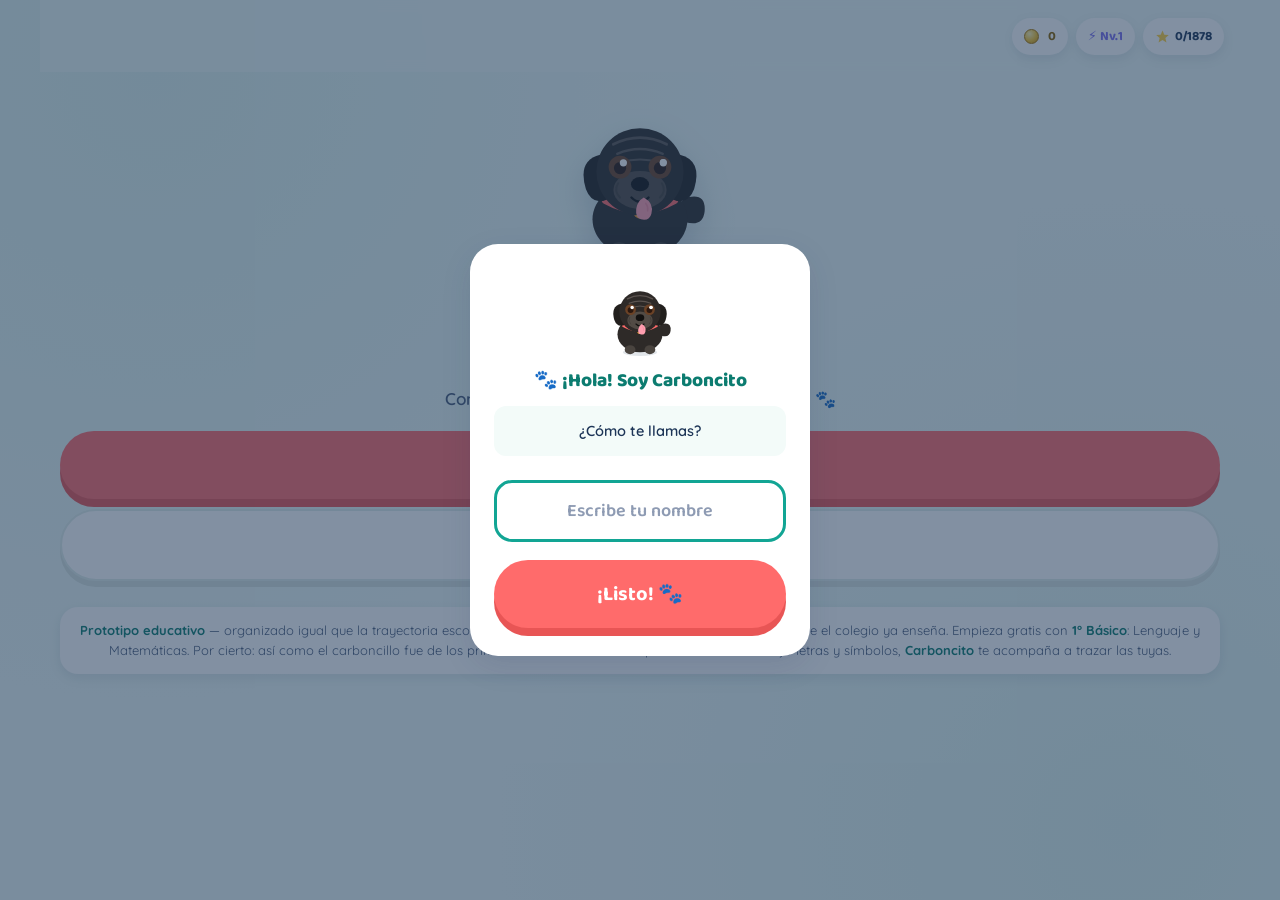
<file: index.html>
<!DOCTYPE html>
<html lang="es">
<head>
<meta charset="UTF-8">
<meta name="viewport" content="width=device-width, initial-scale=1.0, maximum-scale=1, user-scalable=no, viewport-fit=cover">
<title>LEO — Lenguaje y Matemáticas jugando</title>
<meta name="theme-color" content="#12A594">
<meta name="description" content="LEO: app educativa gratuita para niños, con Carboncito como guía.">
<meta name="mobile-web-app-capable" content="yes">
<meta name="apple-mobile-web-app-capable" content="yes">
<meta name="apple-mobile-web-app-title" content="LEO">
<meta name="apple-mobile-web-app-status-bar-style" content="default">
<meta name="format-detection" content="telephone=no">
<link rel="manifest" href="manifest.webmanifest">
<link rel="icon" type="image/png" href="img/icons/icon-192.png">
<link rel="apple-touch-icon" href="img/icons/apple-touch-icon.png">
<link rel="preconnect" href="https://fonts.googleapis.com">
<link rel="preconnect" href="https://fonts.gstatic.com" crossorigin>
<link href="https://fonts.googleapis.com/css2?family=Baloo+2:wght@500;600;700;800&family=Quicksand:wght@500;600;700&family=Playwrite+ES:wght@400&display=swap" rel="stylesheet">
<link rel="stylesheet" href="styles.css">
</head>
<body>
<div id="app"></div>
<script type="module" src="js/main.js"></script>
</body>
</html>
</file>
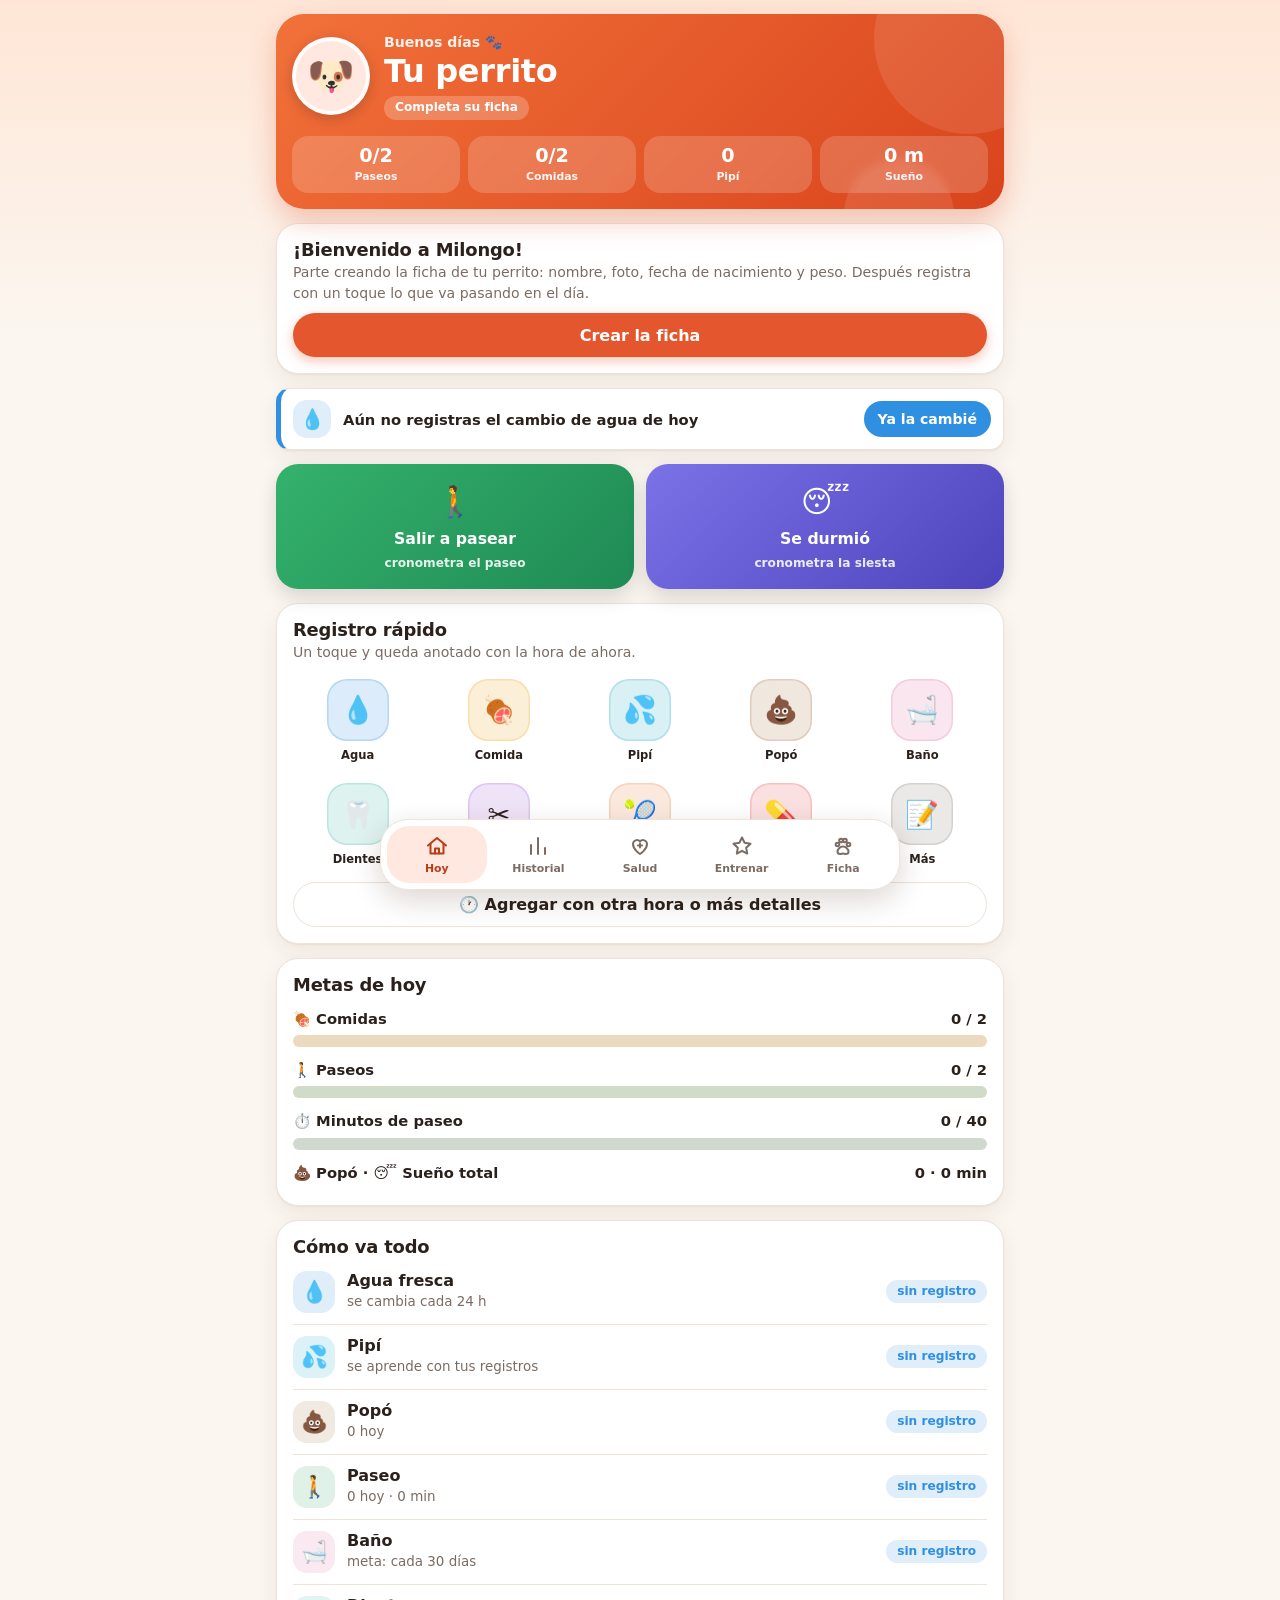
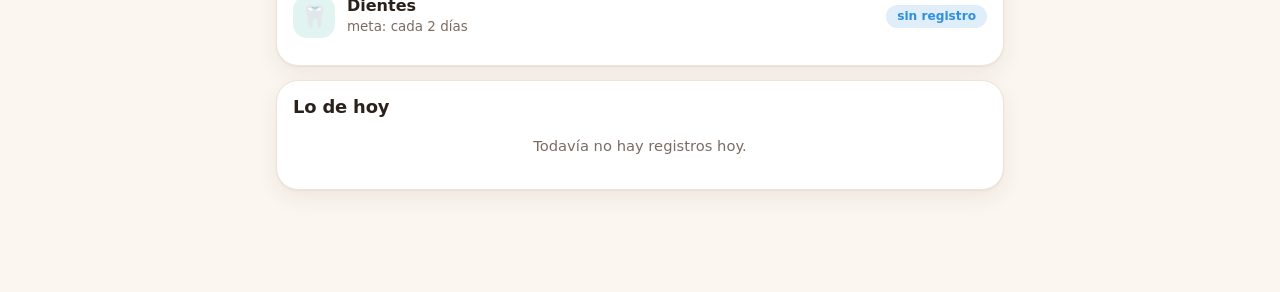
<file: milongo/index.html>
<!doctype html>
<html lang="es-CL">
<head>
<meta charset="utf-8">
<meta name="viewport" content="width=device-width,initial-scale=1,viewport-fit=cover">
<title>Milongo — el cuidado de mi perrito</title>
<meta name="description" content="Ficha, vacunas, recordatorios, paseos, comida, baño y entrenamiento de tu perrito, todo en un solo lugar.">
<meta name="theme-color" content="#E8793A">
<link rel="manifest" href="manifest.webmanifest">
<link rel="icon" href="icons/icon-192.png">
<link rel="apple-touch-icon" href="icons/apple-touch-icon.png">
<meta name="mobile-web-app-capable" content="yes">
<meta name="apple-mobile-web-app-capable" content="yes">
<meta name="apple-mobile-web-app-title" content="Milongo">
<meta name="apple-mobile-web-app-status-bar-style" content="default">
<link rel="stylesheet" href="styles.css">
</head>
<body>
<div id="app"><main id="view"></main></div>
<nav id="tabs" aria-label="Secciones"></nav>
<div id="toasts" aria-live="polite"></div>
<script type="module" src="js/main.js"></script>
</body>
</html>
</file>
<file: styles.css>
:root{
    --bg: #EEF9F6;
    --bg-deep: #DFF3EE;
    --paper: #FFFFFF;
    --ink: #1D3557;
    --ink-soft: #4A5C7A;
    --primary: #12A594;
    --primary-dark: #0C7C70;
    --orange: #FFB627;
    --orange-dark: #F0932B;
    --coral: #FF6B6B;
    --coral-dark: #E85555;
    --violet: #7C6FF0;
    --star: #FFD23F;
    --locked: #C7D0DE;
    --locked-ink: #8E9BB3;
    --radius-lg: 28px;
    --radius-md: 18px;
    --radius-sm: 12px;
    --shadow: 0 10px 30px rgba(29, 53, 87, 0.12);
    --shadow-sm: 0 4px 12px rgba(29, 53, 87, 0.10);
    --font-display: 'Baloo 2', system-ui, sans-serif;
    --font-body: 'Quicksand', system-ui, sans-serif;
  }

  *{ box-sizing: border-box; }
  html, body{ height: 100%; }
  body{
    margin: 0;
    font-family: var(--font-body);
    color: var(--ink);
    background:
      radial-gradient(circle at 12% 8%, var(--bg-deep), transparent 45%),
      radial-gradient(circle at 88% 92%, var(--bg-deep), transparent 45%),
      var(--bg);
    min-height: 100vh;
    overflow-x: hidden;
  }
  button{ font-family: inherit; }
  :focus-visible{ outline: 3px solid var(--violet); outline-offset: 3px; border-radius: 8px; }

  #app{
    max-width: 480px;
    margin: 0 auto;
    min-height: 100vh;
    position: relative;
    /* Sin padding-bottom propio: .screen ya aporta 40px de padding inferior
       (ver más abajo) — tenerlo en las dos capas sumaba 64px de espacio
       vacío redundante al final de cada pantalla (auditoría frontend
       2026-07-26). */
  }

  /* ---------- Top bar ---------- */
  .topbar{
    position: sticky;
    top: 0;
    z-index: 20;
    display: flex;
    align-items: center;
    justify-content: space-between;
    padding: 14px 16px;
    background: rgba(238, 249, 246, 0.85);
    backdrop-filter: blur(6px);
    gap: 8px;
  }
  .backbtn{
    width: 44px; height: 44px;
    flex-shrink: 0;
    border-radius: 50%;
    border: none;
    background: var(--paper);
    box-shadow: var(--shadow-sm);
    display: flex; align-items: center; justify-content: center;
    cursor: pointer;
    color: var(--ink);
    transition: transform .15s ease;
  }
  .backbtn:active{ transform: scale(0.92); }
  .backbtn.hidden{ visibility: hidden; }

  .topbar-right{ display: flex; gap: 8px; }
  .pill{
    display: flex;
    align-items: center;
    gap: 5px;
    background: var(--paper);
    padding: 8px 12px;
    border-radius: 999px;
    box-shadow: var(--shadow-sm);
    font-family: var(--font-display);
    font-weight: 700;
    font-size: 13px;
    white-space: nowrap;
  }
  .pill svg{ width: 15px; height: 15px; flex-shrink: 0; }
  .xppill{ color: var(--violet); }
  .starpill{ color: var(--ink); }

  /* ---------- Generic screen padding ---------- */
  .screen{ padding: 4px 20px 40px; animation: fadeUp .35s ease both; }
  @keyframes fadeUp{
    from{ opacity: 0; transform: translateY(10px); }
    to{ opacity: 1; transform: translateY(0); }
  }

  /* ---------- Home ---------- */
  .home-hero{ text-align: center; padding-top: 10px; }
  .logo-word{
    font-family: var(--font-display);
    font-weight: 800;
    font-size: 64px;
    letter-spacing: 2px;
    color: var(--primary-dark);
    margin: 6px 0 0;
    text-shadow: 3px 3px 0 var(--orange);
  }
  .logo-tag{
    font-weight: 600;
    color: var(--ink-soft);
    font-size: 17px;
    margin: 2px 0 22px;
  }
  .mascot-wrap{ display:flex; justify-content:center; margin: 6px 0 10px; }
  .mascot-wrap svg{ filter: drop-shadow(0 12px 16px rgba(29,53,87,0.18)); }
  .float{ animation: floaty 3.4s ease-in-out infinite; }
  @keyframes floaty{
    0%,100%{ transform: translateY(0px) rotate(-1deg); }
    50%{ transform: translateY(-10px) rotate(1deg); }
  }

  .cta-btn{
    display: block;
    width: 100%;
    border: none;
    border-radius: 999px;
    padding: 18px 20px;
    font-family: var(--font-display);
    font-weight: 700;
    font-size: 20px;
    color: #fff;
    background: var(--coral);
    box-shadow: 0 8px 0 var(--coral-dark);
    cursor: pointer;
    transition: transform .08s ease, box-shadow .08s ease;
  }
  .cta-btn:active{ transform: translateY(6px); box-shadow: 0 2px 0 var(--coral-dark); }

  .home-footnote{
    margin-top: 26px;
    font-size: 13px;
    color: var(--ink-soft);
    line-height: 1.5;
    background: var(--paper);
    border-radius: var(--radius-md);
    padding: 14px 16px;
    box-shadow: var(--shadow-sm);
  }
  .home-footnote b{ color: var(--primary-dark); }

  /* ---------- Section heading ---------- */
  .section-title{
    font-family: var(--font-display);
    font-weight: 700;
    font-size: 26px;
    margin: 6px 0 2px;
    color: var(--ink);
  }
  .section-sub{
    font-size: 14px;
    color: var(--ink-soft);
    margin: 0 0 18px;
    font-weight: 600;
  }
  .curric-badge{
    display: inline-flex;
    align-items: center;
    gap: 6px;
    background: #E8FBF6;
    color: var(--primary-dark);
    border: 1.5px solid #BDEEE3;
    font-weight: 700;
    font-size: 12px;
    padding: 6px 12px;
    border-radius: 999px;
    margin-bottom: 14px;
  }

  /* ---------- Subject cards ---------- */
  .subject-list{ display:flex; flex-direction:column; gap:14px; margin-top:10px; }
  .subject-card{
    display:flex; align-items:center; gap:14px;
    background: var(--paper);
    border:none; border-radius: var(--radius-lg);
    padding: 18px; box-shadow: var(--shadow-sm);
    cursor:pointer; text-align:left; width:100%;
    transition: transform .1s ease;
  }
  .subject-card:active{ transform: scale(0.98); }
  .subject-card.locked{ opacity:0.55; }
  .subject-icon{ font-size:34px; flex-shrink:0; }
  .subject-info{ display:flex; flex-direction:column; gap:2px; flex:1; }
  .subject-info b{ font-family: var(--font-display); font-size:18px; }
  .subject-info small{ color: var(--ink-soft); font-weight:600; font-size:12.5px; }
  .subject-stars{ font-weight:800; font-size:13px; color: var(--ink-soft); white-space:nowrap; }

  /* ---------- Path map ---------- */
  /* Bug real reportado por el usuario con captura de pantalla (2026-08-09):
     en "Lenguaje Verbal" (núcleo NT), el círculo del nodo 1 tapaba la "a" del
     título "Lenguaje Verbal". Causa raíz: `.node` mide 150px de alto fijo
     (auditoría 2026-07-26/27, ver comentario en `.node` abajo) y se centra
     verticalmente con `transform:translate(-50%,-50%)` sobre su `top:X%` —
     necesita ≥75px de espacio libre arriba de su punto de anclaje para no
     desbordar hacia arriba del `.map-wrap`. El primer nodo de casi todos los
     mapas de la app está muy cerca del borde superior (coordenadas `y`
     altas, ~90-96, para que quede pegado al título), así que con solo 6px de
     margen esto NO era un problema puntual de este núcleo: se midió con
     `getBoundingClientRect()` en un muestreo amplio de mapas de toda la app
     (8 núcleos NT, Básica 1°/3°/6°/8° en 9 asignaturas, EPJA en sus 5
     niveles, Educación Media 1°/2°, Plan General/Diferenciado, Estudio para
     Pruebas) y el solapamiento real iba de ~17px hasta 34.4px (Ciencias 6°
     básico) — el mismo bug en prácticamente cualquier mapa de módulos de la
     app, solo que la mayoría de las veces pasaba desapercibido porque el
     título es más largo (2 líneas) y el solapamiento cae sobre espacio en
     blanco en vez de sobre una letra visible. Subir el margen a 56px cubre
     el peor caso medido con margen de sobra (~15px) sin tocar ninguna
     coordenada `%`/`height` de ningún dataset — mismo criterio que la
     auditoría de nodos anterior: un ajuste mínimo y quirúrgico, no un
     rediseño del sistema de mapa. Verificado tras el cambio: 0 solapamientos
     en los mismos ~40 mapas muestreados. */
  .map-wrap{ position: relative; width: 100%; margin-top: 56px; }
  .map-wrap svg.path-line{ position: absolute; inset: 0; width: 100%; height: 100%; }
  .node{
    position: absolute;
    transform: translate(-50%, -50%);
    display: flex;
    flex-direction: column;
    align-items: center;
    gap: 6px;
    background: none;
    border: none;
    cursor: pointer;
    width: 92px;
    /* Auditoría frontend 2026-07-26/27, historial completo (dejado a
       propósito para no repetir el mismo error en el futuro):
       1) Origen del bug: la altura de un nodo variaba entre 155.9px (2
          líneas) y 202.75px (3 líneas, ej. "Gases Arteriales y Equilibrio
          Ácido-Base"), solapándose hasta 25px con el vecino.
       2) Primer intento: `height:158px` fijo en TODOS los nodos + recorte
          a 2 líneas con elipsis (`-webkit-line-clamp`) en `.node-label`.
          Arreglaba el caso original, pero (a) el usuario rechazó el
          truncamiento — quiere el título COMPLETO, sin "..."; y (b) un
          escaneo de los 86 datasets de mapa de la app mostró que 14 tienen
          un espaciado más ajustado que 158px, así que la altura fija
          inflaba nodos de título corto que antes cabían bien, causando
          solapamientos NUEVOS (hasta 21px en Matemática 5° básico) que no
          existían antes de ese primer intento.
       3) Fix definitivo: se midió con un `<div>` de prueba (mismos
          estilos que `.node-label`, sin clamp) el largo real de los 320
          títulos únicos de módulo de toda la app — a 170px de ancho
          máximo (`.node-label` abajo), NINGUNO supera las 2 líneas. Con
          eso, una altura de nodo fija de 150px (74 círculo + 6 gap + 40
          label de 2 líneas + 6 gap + 13 estrellas, con margen) alcanza
          para el peor caso real de la app sin truncar nada. Los 6 de 86
          datasets cuyo espaciado vertical quedaba por debajo de eso
          (Lenguaje 3°, Matemática 5°-6°, Ciencias 2°, y 2 núcleos de
          Parvularia) se ajustaron subiendo su `height` en
          `js/gradeContent.js` — un cambio de datos mínimo y quirúrgico,
          no un rediseño del sistema de mapa. */
    height: 150px;
  }
  .node-circle{
    width: 74px; height: 74px;
    border-radius: 50%;
    display: flex; align-items: center; justify-content: center;
    font-family: var(--font-display);
    font-weight: 800;
    font-size: 26px;
    color: #fff;
    box-shadow: 0 8px 0 rgba(0,0,0,0.15), var(--shadow);
    transition: transform .12s ease;
    border: 4px solid rgba(255,255,255,0.6);
  }
  .node:active .node-circle{ transform: scale(0.93) translateY(3px); }
  .node-circle.open{ background: linear-gradient(160deg, var(--primary), var(--primary-dark)); }
  .node-circle.locked{ background: var(--locked); color: var(--locked-ink); box-shadow: 0 8px 0 #b3bdcf, var(--shadow-sm); }
  .node-label{
    font-weight: 700;
    font-size: 12.5px;
    text-align: center;
    color: var(--ink);
    background: rgba(255,255,255,0.9);
    padding: 4px 10px;
    border-radius: 14px;
    box-shadow: var(--shadow-sm);
    /* Antes: white-space:nowrap con una "pill" de ancho libre — funcionaba
       para títulos cortos (Mineduc: "Contar", "Vocales"), pero con títulos
       más largos y descriptivos como los de Química Diagnóstica ("Líquidos
       Biológicos: Transudado vs Exudado") el chip se salía del viewport en
       nodos cercanos al borde izquierdo/derecho del mapa, cortando el
       texto. Se permite el salto de línea. El ancho máximo se subió de
       128px a 170px (auditoría 2026-07-27): medido con un elemento de
       prueba idéntico a este contra los 320 títulos únicos de módulo de
       toda la app, a 128px el peor caso ("Líquidos Biológicos: Transudado
       vs Exudado") necesitaba 3 líneas — la causa raíz de que ese nodo se
       desbordara. A 170px, NINGÚN título de la app supera las 2 líneas, así
       que ya no hace falta truncar nada (el usuario pidió explícitamente
       no cortar texto). 170px sigue teniendo margen horizontal de sobra
       frente al nodo vecino del zigzag (que están ≥190px de centro a
       centro incluso en el ancho de #app más angosto). */
    white-space: normal;
    /* width:max-content (no solo max-width) es necesario por un
       comportamiento de flexbox: `.node-label` es hijo flex de `.node`
       (columna, align-items:center), y sin un `width` explícito el
       navegador calculaba su ancho de "fit-content" contra el ancho del
       CONTENEDOR (92px) en vez de su propio contenido — dejando la
       etiqueta atrapada en ~80px de ancho real pese al `max-width:170px`,
       forzando 3 líneas donde 2 alcanzaban ("Gases Arteriales y Equilibrio
       Ácido-Base" desbordaba igual que antes de subir a 170px). Con
       width:max-content, la etiqueta usa su ancho natural de contenido
       (compacta para títulos cortos) topado en max-width:170px para los
       largos — confirmado que soluciona esto y no `flex-shrink:0` ni
       `align-self`, que no tenían efecto. */
    width: max-content;
    max-width: 170px;
    line-height: 1.25;
    /* min-height reserva el alto de 2 líneas (ver `.node` arriba: el
       peor caso real de la app hoy son 2 líneas, nunca 3) para que todos
       los nodos midan lo mismo sin importar si el título ocupa 1 o 2
       líneas — sin esto, un título corto quedaría con un chip más bajo
       que uno largo, mismo problema de "tamaños inconsistentes" que el
       resto de este fix ya resuelve para el círculo/las estrellas. */
    min-height: 40px;
  }
  .node-label.locked{ color: var(--locked-ink); }
  .node-stars{ display: flex; gap: 2px; }
  .node-stars svg{ width: 13px; height: 13px; }

  /* ---------- Toast ---------- */
  .toast{
    position: fixed;
    left: 50%; bottom: 26px;
    transform: translateX(-50%) translateY(20px);
    background: var(--ink);
    color: #fff;
    padding: 13px 20px;
    border-radius: 999px;
    font-weight: 700;
    font-size: 14.5px;
    box-shadow: var(--shadow);
    z-index: 50;
    opacity: 0;
    transition: all .25s ease;
    pointer-events: none;
    max-width: 90%;
    text-align: center;
  }
  .toast.show{ opacity: 1; transform: translateX(-50%) translateY(0); }

  /* ---------- Difficulty cards (memorama + selector de nivel del motor MC) ---------- */
  .diff-grid{ display:grid; grid-template-columns:1fr 1fr; gap:14px; margin-top:14px; }
  /* Variante de 3 columnas (2026-08-09, selector Fácil/Normal/Difícil del
     motor genérico) — en mobile angosto cae a 1 columna para no apretar
     las 3 tarjetas. */
  .diff-grid-3{ grid-template-columns:1fr 1fr 1fr; }
  @media (max-width: 380px){ .diff-grid-3{ grid-template-columns:1fr; } }
  .locked-panel{
    background: var(--paper); border-radius: var(--radius-lg); box-shadow: var(--shadow-sm);
    padding: 40px 24px; text-align:center; color: var(--ink-soft); font-weight:600; font-size:14px; margin-top:16px;
  }
  .lock-ic{ font-size:38px; display:block; margin-bottom:10px; }
  .diff-card{
    background: var(--paper); border:3px solid #E1EEEA; border-radius: var(--radius-md);
    padding: 22px 10px; text-align:center; cursor:pointer; box-shadow: var(--shadow-sm);
    display:flex; flex-direction:column; align-items:center; gap:4px;
  }
  .diff-card:active{ transform: scale(0.96); }
  .diff-emoji{ font-size:36px; }
  .diff-card b{ font-family: var(--font-display); font-size:16px; color:var(--ink); }
  .diff-card span:last-child{ font-size:12px; color:var(--ink-soft); font-weight:600; }

  /* ---------- Game: shared ---------- */
  .game-progress{ display:flex; align-items:center; gap:10px; margin-bottom:18px; flex-wrap: wrap; }
  .progress-track{ flex:1; height: 12px; background:#DCEDE8; border-radius:999px; overflow:hidden; min-width: 60px; }
  .progress-fill{
    height:100%; background: linear-gradient(90deg, var(--orange), var(--coral)); border-radius:999px;
    transition: width .35s ease;
  }
  .progress-num{ font-weight:700; font-size:13px; color:var(--ink-soft); white-space:nowrap; }
  .streak-chip{
    background:#FFF1D6; color:#B9740A; font-weight:800; font-size:13px;
    padding:4px 10px; border-radius:999px; display:flex; align-items:center; gap:3px;
    white-space:nowrap; animation: pulseChip .5s ease;
  }
  @keyframes pulseChip{ 0%{transform:scale(0.8);} 60%{transform:scale(1.15);} 100%{transform:scale(1);} }

  .prompt-card{
    background: var(--paper);
    border-radius: var(--radius-lg);
    box-shadow: var(--shadow);
    padding: 30px 20px 26px;
    text-align: center;
    margin-bottom: 22px;
    /* En pantallas anchas #app crece (ver breakpoints más abajo) para no
       dejar tanto espacio vacío a los costados, pero un párrafo de texto
       clínico largo estirado a 900px+ de ancho se vuelve incómodo de leer
       (líneas demasiado largas). Se limita el ancho de LECTURA del texto
       sin perder el ancho ganado del contenedor — la tarjeta sigue centrada
       dentro de #app, solo no se estira más allá de una medida cómoda. */
    max-width: 640px;
    margin-left: auto;
    margin-right: auto;
  }
  .prompt-emoji{ font-size: 68px; line-height:1; margin-bottom: 10px; display:block; }
  .scene-refs{ display:flex; align-items:center; justify-content:center; gap:14px; margin-bottom: 10px; }
  .scene-refs .scene-icon{ font-size: 48px; line-height:1; display:flex; align-items:center; justify-content:center; }
  .scene-refs .scene-subject{ font-size: 56px; }
  .prompt-word{
    font-family: var(--font-display);
    font-size: 34px;
    font-weight: 700;
    letter-spacing: 2px;
    color: var(--ink);
    margin: 4px 0 4px;
  }
  .prompt-word .blank{ color: var(--coral); }
  .blank{ color: var(--coral); }
  .prompt-count{ font-size: 28px; line-height:1.6; letter-spacing:2px; margin: 8px 0; word-spacing:2px; }
  .mgroup{ display:inline-block; margin: 0 8px 6px; padding: 4px 8px; border-radius:10px; background:#F3FBF9; }
  .op-sign{ color: var(--coral); font-weight:800; font-family: var(--font-display); margin: 0 4px; }
  /* Sumar en nivel difícil: ecuación en números sin objetos de apoyo. */
  .op-num{ font-family: var(--font-display); font-weight:800; color: var(--ink); font-size: 1.3em; }
  .emoji-removed{ opacity: 0.25; text-decoration: line-through; }
  .prompt-hint{ font-size: 13px; color: var(--ink-soft); font-weight: 600; }
  .prompt-hint b{ color: var(--coral-dark); }

  /* ---------- Calendario: tira de días/meses ---------- */
  .cal-strip{ display:flex; gap:5px; justify-content:center; flex-wrap:wrap; margin: 4px 0 12px; }
  .cal-chip{
    min-width: 34px; padding: 7px 4px; border-radius: 10px; text-align:center;
    font-family: var(--font-display); font-weight: 700; font-size: 11px;
    background:#F3FBF9; color: var(--ink-soft); border: 2px solid transparent;
  }
  .cal-chip.cal-today{ background: var(--primary); color:#fff; }
  .cal-chip.cal-next{ background: var(--paper); color: var(--coral-dark); border-color: var(--coral); border-style: dashed; font-size:16px; }

  /* ---------- Colores: swatches de mezcla ---------- */
  .mix-row{ display:flex; align-items:center; justify-content:center; gap:16px; margin: 6px 0 4px; }
  .mix-swatch{ display:flex; flex-direction:column; align-items:center; gap:6px; }
  .mix-swatch span{ font-size:11px; font-weight:700; color: var(--ink-soft); }
  .mix-plus{ font-size:26px; font-weight:800; color: var(--coral); font-family: var(--font-display); }

  .compare-row{ display:flex; flex-wrap:wrap; align-items:flex-start; justify-content:center; gap:20px; margin: 6px 0 4px; }
  .compare-col{ display:flex; flex-direction:column; align-items:center; gap:8px; max-width:150px; }
  .compare-col span{ font-size:12px; font-weight:700; color: var(--ink-soft); }
  .compare-swatches{ display:flex; flex-wrap:wrap; justify-content:center; gap:8px; }

  /* ---------- Gráficos de barra (Datos y Probabilidades, 2°-6° básico) ----------
     `.bar-chart`/`.bar-col`/`.bar-fill`/`.bar-label`/`.bar-value` no tenían NINGÚN
     CSS propio (solo el `height` inline que arma barChartHTML() en matematica.js):
     sin flexbox ni ancho ni color, las columnas se apilaban como bloques planos en
     vez de verse como un gráfico de barras. Se detectó al construir el gráfico de
     barra doble de 6° básico y revisar cómo se veían los gráficos ya existentes. */
  .bar-chart{ display:flex; align-items:flex-end; justify-content:center; gap:14px; margin: 10px 0 6px; min-height:120px; }
  .bar-col{ display:flex; flex-direction:column; align-items:center; gap:4px; width:56px; }
  .bar-fill{ width:34px; background: var(--primary); border-radius: 6px 6px 2px 2px; }
  .bar-value{ font-size:12px; font-weight:800; color: var(--ink); }
  .bar-label{ font-size:10px; font-weight:700; color: var(--ink-soft); text-align:center; line-height:1.2; }
  .bar-col.bar-col-b .bar-fill{ background: var(--coral); }
  .bar-double{ display:flex; align-items:flex-end; gap:4px; }
  .bar-double .bar-fill{ width:20px; }

  /* ---------- Diagrama de tallo y hojas (Datos, 5°-6° básico) ---------- */
  .stem-leaf{ border-collapse:collapse; margin: 8px auto 10px; font-family: var(--font-display); }
  .stem-leaf th, .stem-leaf td{ border:2px solid var(--primary); padding:6px 14px; font-size:14px; }
  .stem-leaf th{ background: var(--primary); color:#fff; }
  .stem-leaf td{ font-weight:700; color: var(--ink); }

  /* ---------- Gráfico circular (Datos, 6° básico) ---------- */
  .pie-legend{ display:flex; flex-wrap:wrap; justify-content:center; gap:10px; margin-top:8px; }
  .pie-legend-item{ display:flex; align-items:center; gap:5px; font-size:11px; font-weight:700; color: var(--ink-soft); }
  .pie-legend-swatch{ width:12px; height:12px; border-radius:3px; display:inline-block; }
  /* ---------- Acciones del prompt: Escuchar + Recurso ---------- */
  .prompt-actions{
    display: flex;
    flex-wrap: wrap;
    justify-content: center;
    gap: 10px;
    margin-top: 12px;
  }
  .speak-btn, .recurso-btn{
    margin-top: 0;
    border: none;
    font-weight: 700;
    font-size: 13.5px;
    padding: 9px 16px;
    border-radius: 999px;
    cursor: pointer;
    display: inline-flex; align-items:center; gap:6px;
    transition: transform .1s ease;
  }
  .speak-btn:active, .recurso-btn:active{ transform: scale(0.95); }
  .speak-btn{ background: #E8FBF6; color: var(--primary-dark); }
  .recurso-btn{ background: #F1EEFF; color: var(--violet); }

  /* Auditoría UX 2026-07-27 (pedido explícito del usuario, captura de
     Vocales): con `display:grid` + `grid-template-columns:repeat(N,1fr)`,
     una fila incompleta (ej. 5 opciones en una grilla de 3 columnas: fila 1
     con 3, fila 2 con solo 2) deja los ítems de la última fila pegados a la
     izquierda en vez de centrados, luciendo desbalanceada — visible en
     cualquier módulo con banco de tamaño no múltiplo de 2 o 3 (Vocales,
     con sus 5 vocales, es el caso real más común). Se cambia de CSS Grid a
     Flexbox con `flex-wrap` + `justify-content:center`: cada `.option-btn`
     define su propio ancho vía `flex-basis`/`max-width` en vez de que el
     contenedor imponga columnas fijas, así que una fila incompleta se
     centra sola sin ningún cálculo extra. */
  .option-grid{
    display: flex;
    flex-wrap: wrap;
    justify-content: center;
    gap: 12px;
  }
  .option-grid .option-btn{ flex: 0 1 calc(50% - 6px); max-width: calc(50% - 6px); }
  .option-grid.panels .option-btn{ flex: 1 1 100%; max-width: 100%; }
  .option-btn{
    border: 3px solid #E1EEEA;
    background: var(--paper);
    border-radius: var(--radius-md);
    padding: 16px 10px;
    font-family: var(--font-display);
    font-weight: 800;
    font-size: clamp(20px, 6vw, 30px);
    color: var(--ink);
    cursor: pointer;
    box-shadow: var(--shadow-sm);
    transition: transform .1s ease, background .15s ease, border-color .15s ease;
    overflow-wrap: anywhere;
    min-width: 0;
  }
  .option-btn:active{ transform: scale(0.95); }
  /* .panel se usa tanto para respuestas cortas (2-4 palabras) como para
     oraciones largas (p.ej. casos clínicos de Estudio para Pruebas) — el
     tamaño/espaciado fijo anterior (24px, letter-spacing 3px, word-spacing
     4px) estaba pensado solo para lo primero y dejaba las oraciones largas
     ocupando mucho más alto de lo necesario. clamp() + espaciado normal
     acomoda ambos casos sin desperdiciar espacio vertical. */
  .option-btn.panel{
    /* Pedido explícito del usuario (auditoría UX 2026-07-26): las alternativas
       de texto largo (casos clínicos de Estudio para Pruebas) usaban el mismo
       font-family/font-weight que .option-btn base (Baloo 2, 800) — una
       tipografía de titular pensada para 1-3 palabras cortas. Aplicada a
       oraciones completas, esa combinación (más el texto en MAYÚSCULAS ya
       corregido en el banco de preguntas) hacía que las alternativas
       "gritaran" y compitieran visualmente con la pregunta. Aquí se cambia a
       la fuente de cuerpo (Quicksand) con un peso liviano, dejando el peso
       fuerte (700 en .prompt-sentence, con Baloo 2) exclusivo de la pregunta,
       que debe seguir siendo el elemento dominante de la pantalla.
       text-align:left porque un párrafo de varias líneas se escanea más
       rápido alineado a la izquierda que centrado (el centrado solo tiene
       sentido para textos cortos de una línea, como en .option-btn base). */
    font-family: var(--font-body); font-weight: 700;
    font-size: clamp(15px, 4vw, 19px); letter-spacing: 0.1px; padding: 14px 18px; line-height: 1.5;
    text-align: left;
    /* Acento de color a la izquierda (2026-07-27, pedido explícito del
       usuario): al comparar un módulo de "grilla de letras" (Baloo 2, 800,
       centrado) contra uno de "panel de oraciones" (Quicksand liviano,
       izquierda), el usuario notó que ambos estilos —aunque intencionales
       según el largo del texto— se sentían como dos apps distintas, no
       una sola con dos layouts. En vez de acercar el peso/tamaño tipográfico
       (arriesgaría reintroducir el "grito visual" que la auditoría de
       2026-07-26 corrigió a propósito para los casos clínicos de Química
       Diagnóstica/Microbiología Clínica), se agrega un borde de acento a la
       izquierda en el color primario de la marca — la misma paleta que ya
       usa el resto de la app (barras de progreso, insignias, mascota) — para
       que el panel se sienta parte del mismo sistema visual sin competir en
       tamaño con la pregunta. */
    border-left: 6px solid var(--primary);
    /* Mismo criterio que .prompt-card: en pantallas anchas, limitar la
       medida de lectura del texto de la alternativa en vez de estirarla a
       todo el ancho del contenedor ganado. */
    max-width: 640px; margin-left: auto; margin-right: auto; width: 100%;
    box-sizing: border-box;
  }
  .option-btn.panel.correct{ border-left-color: #7FD9A3; }
  .option-btn.panel.wrong{ border-left-color: #FFA9A3; }
  .option-btn.wordopt{ font-size: clamp(15px, 4.2vw, 18px); letter-spacing: 0.5px; padding: 14px 8px; line-height: 1.25; }
  .prompt-sentence{ font-family: var(--font-display); font-weight: 700; font-size: clamp(17px, 4.5vw, 21px); line-height: 1.45; color: var(--ink); margin: 4px 0 10px; overflow-wrap: anywhere; }
  .shape-display{ display: flex; justify-content: center; margin: 8px 0 12px; }
  .option-btn.correct{ background: #DFF6E8; border-color: #7FD9A3; color: #1E7A44; }
  .option-btn.wrong{ background: #FFE3E1; border-color: #FFA9A3; color: #B23A33; animation: shake .35s ease; }
  @keyframes shake{
    0%,100%{ transform: translateX(0); }
    25%{ transform: translateX(-6px); }
    75%{ transform: translateX(6px); }
  }

  /* ---------- Syllable game ---------- */
  .syll-slots{ display:flex; gap:8px; justify-content:center; margin: 12px 0 4px; flex-wrap: wrap; }
  .syll-slot{
    min-width: 58px; height: 54px; border: 3px dashed #CBD9D4; border-radius: 12px;
    display:flex; align-items:center; justify-content:center;
    font-family: var(--font-display); font-weight: 800; font-size: 22px; color: var(--ink);
    padding: 0 6px;
  }
  .syll-slot.filled{ border-style: solid; border-color: #BFE3DA; background: #F3FBF9; }
  .syll-slot.correct{ background:#DFF6E8; border-color:#7FD9A3; color:#1E7A44; }
  .syll-slot.wrong{ background:#FFE3E1; border-color:#FFA9A3; color:#B23A33; }
  .syll-tiles{ display:flex; gap:12px; justify-content:center; flex-wrap:wrap; margin-top: 8px; }
  .syll-tile{
    border: 3px solid #E1EEEA; background: var(--paper); border-radius: 14px;
    padding: 15px 18px; font-family: var(--font-display); font-weight: 800; font-size: 21px;
    color: var(--ink); cursor:pointer; box-shadow: var(--shadow-sm);
  }
  .syll-tile:active{ transform: scale(0.94); }
  .syll-tile.used{ opacity: 0.2; pointer-events: none; }

  /* ---------- Secuencia game ---------- */
  .seq-slots{ display:flex; gap:10px; justify-content:center; margin: 12px 0 4px; flex-wrap: wrap; }
  .seq-slot{
    min-width: 92px; min-height: 78px; border: 3px dashed #CBD9D4; border-radius: 14px;
    display:flex; flex-direction:column; align-items:center; justify-content:center; padding: 6px;
    font-family: var(--font-display); font-weight: 800; font-size: 20px; color: var(--locked-ink);
  }
  .seq-slot.filled{ border-style: solid; border-color: #BFE3DA; background: #F3FBF9; }
  .seq-slot.correct{ background:#DFF6E8; border-color:#7FD9A3; }
  .seq-slot.wrong{ background:#FFE3E1; border-color:#FFA9A3; }
  .seq-tiles{ display:flex; gap:12px; justify-content:center; flex-wrap:wrap; margin-top: 10px; }
  .seq-tile{
    border: 3px solid #E1EEEA; background: var(--paper); border-radius: 16px;
    padding: 12px 14px; cursor:pointer; box-shadow: var(--shadow-sm);
    display:flex; flex-direction:column; align-items:center; gap:4px; min-width: 84px;
  }
  .seq-tile:active{ transform: scale(0.95); }
  .seq-tile.used{ opacity: 0.2; pointer-events: none; }
  .seq-emoji{ font-size: 28px; }
  .seq-text{ font-size: 11px; font-weight: 700; color: var(--ink); text-align:center; line-height:1.2; }

  /* ---------- Memory game ---------- */
  .memory-grid{
    display: grid;
    grid-template-columns: repeat(4, 1fr);
    gap: 10px;
  }
  .mcard{
    aspect-ratio: 1;
    border-radius: 14px;
    cursor: pointer;
    perspective: 600px;
  }
  .mcard-inner{
    position: relative;
    width: 100%; height: 100%;
    transform-style: preserve-3d;
    transition: transform .4s ease;
  }
  .mcard.flipped .mcard-inner, .mcard.matched .mcard-inner{ transform: rotateY(180deg); }
  .mface{
    position:absolute; inset:0;
    display:flex; align-items:center; justify-content:center;
    border-radius: 14px;
    backface-visibility: hidden;
    font-family: var(--font-display);
    font-weight: 800;
    font-size: 22px;
  }
  .mface.back{
    background: linear-gradient(160deg, var(--violet), #5A4CD6);
    color: #fff;
    box-shadow: 0 6px 0 #4A3EBB;
  }
  .mface.front{
    background: var(--paper);
    color: var(--primary-dark);
    transform: rotateY(180deg);
    border: 3px solid #E1EEEA;
  }
  .mcard.matched .mface.front{ background:#DFF6E8; border-color:#7FD9A3; color:#1E7A44; }

  /* ---------- Result overlay ---------- */
  .overlay{
    position: fixed; inset: 0;
    background: rgba(29,53,87,0.55);
    display: flex; align-items: center; justify-content: center;
    z-index: 60;
    padding: 20px;
    animation: fadeIn .25s ease;
  }
  @keyframes fadeIn{ from{opacity:0;} to{opacity:1;} }
  .result-card{
    background: var(--paper);
    border-radius: var(--radius-lg);
    padding: 30px 26px;
    text-align: center;
    max-width: 340px;
    width: 100%;
    box-shadow: var(--shadow);
    animation: pop .3s ease;
    position: relative;
    overflow: hidden;
  }
  @keyframes pop{ from{ transform: scale(0.85); opacity:0;} to{ transform: scale(1); opacity:1;} }
  .result-stars{ display:flex; justify-content:center; gap:8px; margin: 14px 0 6px; }
  .result-stars svg{ width: 40px; height: 40px; }
  .result-title{ font-family: var(--font-display); font-weight:800; font-size:24px; margin: 4px 0; color: var(--ink); }
  .result-sub{ font-size: 14px; color: var(--ink-soft); font-weight:600; margin-bottom: 10px; }
  .badge-unlock{
    background:#FFF1D6; color:#8A5A00; font-weight:700; font-size:13px;
    padding:10px 12px; border-radius: var(--radius-sm); margin-bottom: 16px;
  }
  .result-actions{ display:flex; gap:10px; margin-top: 6px; }
  .result-actions .cta-btn{ flex:1; width:auto; font-size:14.5px; padding:14px 8px; }
  .cta-btn.secondary{
    background: var(--paper); color: var(--ink);
    box-shadow: 0 6px 0 #D8E2DE; border: 2px solid #E1EEEA;
  }
  .cta-btn.secondary:active{ transform: translateY(4px); box-shadow: 0 2px 0 #D8E2DE; }

  /* ---------- Carboncito explica (respuesta incorrecta) ---------- */
  .explain-card{
    background: var(--paper);
    border-radius: var(--radius-lg);
    padding: 28px 24px;
    text-align: center;
    max-width: 340px;
    width: 100%;
    box-shadow: var(--shadow);
    animation: pop .3s ease;
  }
  .explain-title{ font-family: var(--font-display); font-weight:800; font-size:19px; color: var(--primary-dark); margin: 8px 0 4px; }
  .explain-text{
    font-size: 14.5px; color: var(--ink); font-weight:600; line-height:1.5;
    margin: 10px 0 20px; background:#F3FBF9; border-radius: var(--radius-sm); padding:14px 16px;
  }
  .explain-text b{ color: var(--primary-dark); }

  /* ---------- Recurso (micro-lección conceptual contextual) ---------- */
  .recurso-card{
    background: var(--paper);
    border-radius: var(--radius-lg);
    max-width: 420px;
    width: 100%;
    max-height: 82vh;
    box-shadow: var(--shadow);
    animation: pop .3s ease;
    display: flex;
    flex-direction: column;
    overflow: hidden;
  }
  .recurso-overlay.closing{ animation: fadeOut .18s ease forwards; }
  .recurso-overlay.closing .recurso-card{ animation: popOut .18s ease forwards; }
  @keyframes fadeOut{ from{opacity:1;} to{opacity:0;} }
  @keyframes popOut{ from{ transform: scale(1); opacity:1;} to{ transform: scale(0.92); opacity:0;} }
  .recurso-header{
    display: flex; align-items: center; gap: 10px;
    padding: 18px 18px 12px;
    border-bottom: 2px solid #F0F4F8;
    flex-shrink: 0;
  }
  .recurso-icon{ font-size: 22px; }
  .recurso-title{
    flex: 1; margin: 0;
    font-family: var(--font-display); font-weight: 800;
    font-size: clamp(15px, 4vw, 18px); color: var(--ink);
  }
  .recurso-close{
    border: none; background: #F1EEFF; color: var(--violet);
    width: 32px; height: 32px; border-radius: 50%;
    font-size: 15px; font-weight: 800; cursor: pointer;
    display: flex; align-items: center; justify-content: center;
    flex-shrink: 0;
  }
  .recurso-close:active{ transform: scale(0.9); }
  .recurso-body{
    padding: 14px 18px 20px;
    font-size: 14.5px; line-height: 1.65; color: var(--ink);
    font-weight: 600;
    overflow-y: auto;
    overflow-wrap: anywhere;
    -webkit-overflow-scrolling: touch;
  }
  .recurso-body b{ color: var(--violet); }

  .name-input{
    width: 100%;
    border: 3px solid #E1EEEA;
    border-radius: var(--radius-md);
    padding: 14px 16px;
    font-family: var(--font-display);
    font-size: 18px;
    color: var(--ink);
    text-align: center;
    margin: 4px 0 18px;
    outline: none;
    background: var(--paper);
  }
  .name-input:focus{ border-color: var(--primary); }
  .name-input::placeholder{ color: var(--locked-ink); font-weight: 600; }

  .trace-wrap{ margin: 4px 0 18px; }
  .trace-canvas{
    width: 100%; display:block; touch-action: none; cursor: crosshair;
    background: var(--paper); border: 3px dashed #CFE7E1; border-radius: var(--radius-md);
  }
  .trace-actions{ margin-top: 10px; }
  .trace-actions .cta-btn.secondary{ width: 100%; font-size: 13.5px; padding: 12px 8px; }

  .typo-selector{
    display:flex; flex-wrap:wrap; gap:8px; margin: 4px 0 16px;
  }
  .typo-chip{
    flex: 1 1 calc(50% - 8px);
    border: 3px solid #E1EEEA;
    background: var(--paper);
    color: var(--ink-soft);
    font-family: var(--font-body);
    font-weight: 700;
    font-size: 13px;
    border-radius: var(--radius-sm);
    padding: 10px 6px;
    cursor: pointer;
    transition: border-color .15s ease, color .15s ease, background .15s ease;
  }
  .typo-chip.active{
    border-color: var(--primary);
    color: var(--primary-dark);
    background: #F3FBF9;
  }
  .typo-chip:active{ transform: translateY(2px); }

  .confetti-piece{
    position:absolute; top:-12px; width:8px; height:14px; border-radius:2px;
    animation: confettiFall 1.5s ease-in forwards; opacity:0.95;
  }
  @keyframes confettiFall{ to{ transform: translateY(360px) rotate(420deg); opacity:0; } }

  /* Figura de acción animada (Corporalidad y Movimiento, "Movimientos del
     Cuerpo") — ver personActionSVG() en js/svg.js para el porqué: una
     figura de palitos con cada extremidad animada por separado en vez de
     un emoji-metáfora estático. Todas las animaciones usan solo `transform`
     (rotate/translate/scale), nunca propiedades de layout, para que corran
     livianas incluso en varias a la vez en pantalla. */
  .action-figure .pf-armL, .action-figure .pf-armR,
  .action-figure .pf-legL, .action-figure .pf-legR,
  .action-figure .pf-body{ transform-box: view-box; }

  /* `pf-rope`/`pf-water`/`pf-ground` son referencias de contexto (cuerda,
     agua, suelo) — invisibles salvo que la acción las necesite (ver
     personActionSVG() en js/svg.js). Van FUERA de `pf-body` a propósito
     para no heredar la rotación que "nadar"/"reptar" aplican al cuerpo:
     deben verse fijas/niveladas mientras el cuerpo se inclina o gira. */
  .action-figure .pf-rope, .action-figure .pf-water, .action-figure .pf-ground{ opacity:0; }
  .act-trepar .pf-rope{ opacity:1; }
  .act-nadar .pf-water{ opacity:1; }
  .act-reptar .pf-ground{ opacity:1; }

  .act-correr .pf-body{ transform-origin:50px 50px; animation: act-bounce .5s ease-in-out infinite; }
  .act-correr .pf-armL{ transform-origin:50px 30px; animation: act-armR-run .5s ease-in-out infinite; }
  .act-correr .pf-armR{ transform-origin:50px 30px; animation: act-armL-run .5s ease-in-out infinite; }
  .act-correr .pf-legL{ transform-origin:50px 58px; animation: act-legL-run .5s ease-in-out infinite; }
  .act-correr .pf-legR{ transform-origin:50px 58px; animation: act-legR-run .5s ease-in-out infinite; }
  @keyframes act-bounce{ 0%,100%{ transform:translateY(0); } 50%{ transform:translateY(-3px); } }
  @keyframes act-legL-run{ 0%,100%{ transform:rotate(28deg); } 50%{ transform:rotate(-28deg); } }
  @keyframes act-legR-run{ 0%,100%{ transform:rotate(-28deg); } 50%{ transform:rotate(28deg); } }
  @keyframes act-armL-run{ 0%,100%{ transform:rotate(22deg); } 50%{ transform:rotate(-22deg); } }
  @keyframes act-armR-run{ 0%,100%{ transform:rotate(-22deg); } 50%{ transform:rotate(22deg); } }

  .act-caminar .pf-armL{ transform-origin:50px 30px; animation: act-armR-walk 1s ease-in-out infinite; }
  .act-caminar .pf-armR{ transform-origin:50px 30px; animation: act-armL-walk 1s ease-in-out infinite; }
  .act-caminar .pf-legL{ transform-origin:50px 58px; animation: act-legL-walk 1s ease-in-out infinite; }
  .act-caminar .pf-legR{ transform-origin:50px 58px; animation: act-legR-walk 1s ease-in-out infinite; }
  @keyframes act-legL-walk{ 0%,100%{ transform:rotate(14deg); } 50%{ transform:rotate(-14deg); } }
  @keyframes act-legR-walk{ 0%,100%{ transform:rotate(-14deg); } 50%{ transform:rotate(14deg); } }
  @keyframes act-armL-walk{ 0%,100%{ transform:rotate(10deg); } 50%{ transform:rotate(-10deg); } }
  @keyframes act-armR-walk{ 0%,100%{ transform:rotate(-10deg); } 50%{ transform:rotate(10deg); } }

  .act-saltar .pf-body{ transform-origin:50px 50px; animation: act-jump .6s ease-in-out infinite; }
  .act-saltar .pf-armL{ transform-origin:50px 30px; animation: act-armL-jump .6s ease-in-out infinite; }
  .act-saltar .pf-armR{ transform-origin:50px 30px; animation: act-armR-jump .6s ease-in-out infinite; }
  .act-saltar .pf-legL{ transform-origin:50px 58px; animation: act-leg-jump .6s ease-in-out infinite; }
  .act-saltar .pf-legR{ transform-origin:50px 58px; animation: act-leg-jump .6s ease-in-out infinite; }
  @keyframes act-jump{ 0%,100%{ transform:translateY(0); } 40%,60%{ transform:translateY(-16px); } }
  @keyframes act-armL-jump{ 0%,100%{ transform:rotate(10deg); } 40%,60%{ transform:rotate(-70deg); } }
  @keyframes act-armR-jump{ 0%,100%{ transform:rotate(-10deg); } 40%,60%{ transform:rotate(70deg); } }
  @keyframes act-leg-jump{ 0%,100%{ transform:rotate(0deg); } 40%,60%{ transform:rotate(12deg); } }

  /* Nadar: antes las piernas quedaban completamente quietas mientras el
     cuerpo giraba ~80° — sin patada, la pose se leía como "una persona
     recostada/cayendo", no como alguien nadando. Se agregó la franja de
     agua (`pf-water`, fija, sin la rotación del cuerpo) y una patada de
     piernas alternada para que la acción se reconozca incluso sin
     depender solo de la inclinación del torso. */
  .act-nadar .pf-body{ transform-origin:50px 50px; animation: act-swim-rock 1.4s ease-in-out infinite; }
  .act-nadar .pf-armL{ transform-origin:50px 30px; animation: act-arm-swim 1.4s linear infinite; }
  .act-nadar .pf-armR{ transform-origin:50px 30px; animation: act-arm-swim 1.4s linear infinite; animation-delay:.7s; }
  .act-nadar .pf-legL{ transform-origin:50px 58px; animation: act-leg-swim-kick .5s ease-in-out infinite; }
  .act-nadar .pf-legR{ transform-origin:50px 58px; animation: act-leg-swim-kick .5s ease-in-out infinite; animation-delay:.25s; }
  @keyframes act-swim-rock{ 0%,100%{ transform:rotate(74deg); } 50%{ transform:rotate(82deg); } }
  @keyframes act-arm-swim{ from{ transform:rotate(0deg); } to{ transform:rotate(360deg); } }
  @keyframes act-leg-swim-kick{ 0%,100%{ transform:rotate(-14deg); } 50%{ transform:rotate(14deg); } }

  .act-bailar .pf-body{ transform-origin:50px 58px; animation: act-dance-sway .8s ease-in-out infinite; }
  .act-bailar .pf-armL{ transform-origin:50px 30px; animation: act-armL-dance .8s ease-in-out infinite; }
  .act-bailar .pf-armR{ transform-origin:50px 30px; animation: act-armR-dance .8s ease-in-out infinite; }
  @keyframes act-dance-sway{ 0%,100%{ transform:rotate(-8deg); } 50%{ transform:rotate(8deg); } }
  @keyframes act-armL-dance{ 0%,100%{ transform:rotate(50deg); } 50%{ transform:rotate(-10deg); } }
  @keyframes act-armR-dance{ 0%,100%{ transform:rotate(-50deg); } 50%{ transform:rotate(10deg); } }

  /* Trepar: antes los brazos subían y bajaban sin ningún objeto que
     agarrar — indistinguible de "bailar" en un fotograma suelto. Ahora
     hay una cuerda vertical fija (`pf-rope`) junto a la figura y las manos
     alcanzan cerca de ella al estirarse hacia arriba. */
  .act-trepar .pf-armL{ transform-origin:50px 30px; animation: act-armL-climb .9s ease-in-out infinite; }
  .act-trepar .pf-armR{ transform-origin:50px 30px; animation: act-armR-climb .9s ease-in-out infinite; animation-delay:-.45s; }
  .act-trepar .pf-legL{ transform-origin:50px 58px; animation: act-legR-climb .9s ease-in-out infinite; }
  .act-trepar .pf-legR{ transform-origin:50px 58px; animation: act-legL-climb .9s ease-in-out infinite; }
  /* rotate(115deg)/rotate(155deg): con el hombro como pivote (50,30) y la
     mano en reposo hacia abajo-izquierda (32,46), estos ángulos llevan la
     mano por ENCIMA de la cabeza (no hacia abajo, como quedaba con los
     valores negativos anteriores) — verificado midiendo la posición real
     de la mano en el navegador, no solo calculado. `animation-delay`
     negativo en el brazo derecho los desfasa medio ciclo para que se vea
     una mano alcanzando arriba mientras la otra baja (como trepar de
     verdad), en vez de que ambos brazos suban y bajen juntos. */
  @keyframes act-armL-climb{ 0%,100%{ transform:rotate(115deg); } 50%{ transform:rotate(155deg); } }
  @keyframes act-armR-climb{ 0%,100%{ transform:rotate(-115deg); } 50%{ transform:rotate(-155deg); } }
  @keyframes act-legL-climb{ 0%,100%{ transform:rotate(18deg); } 50%{ transform:rotate(-8deg); } }
  @keyframes act-legR-climb{ 0%,100%{ transform:rotate(-18deg); } 50%{ transform:rotate(8deg); } }

  /* Reptar: el cuerpo queda tumbado (rotado 90° una sola vez) sobre una
     línea de suelo fija (`pf-ground`, sin la rotación del cuerpo). El tirón
     de brazos antes era muy sutil (±15°) — se amplió a ±35° con más
     diferencia de tiempo entre brazo izquierdo/derecho para que se lea
     claramente como "avanzar arrastrándose con los brazos", no solo un
     ligero temblor. */
  .act-reptar .pf-body{ transform-origin:50px 50px; animation: act-crawl-lie .01s linear forwards; }
  .act-reptar .pf-torso{ transform-origin:50px 42px; animation: act-crawl-wave 1s ease-in-out infinite; }
  .act-reptar .pf-armL, .act-reptar .pf-armR{ animation: act-crawl-arms 1s ease-in-out infinite; }
  .act-reptar .pf-armL{ transform-origin:50px 30px; }
  .act-reptar .pf-armR{ transform-origin:50px 30px; animation-delay:.5s; }
  @keyframes act-crawl-lie{ to{ transform:rotate(90deg); } }
  @keyframes act-crawl-wave{ 0%,100%{ transform:scaleY(1); } 50%{ transform:scaleY(.85); } }
  @keyframes act-crawl-arms{ 0%,100%{ transform:rotate(-35deg); } 50%{ transform:rotate(20deg); } }

  .act-girar .pf-body{ transform-origin:50px 50px; animation: act-spin 1.1s linear infinite; }
  @keyframes act-spin{ from{ transform:rotate(0deg); } to{ transform:rotate(360deg); } }

  .act-lanzar .pf-armR{ transform-origin:50px 30px; animation: act-arm-throw .7s ease-in-out infinite; }
  .act-lanzar .pf-armL{ transform-origin:50px 30px; animation: act-armL-throw .7s ease-in-out infinite; }
  .act-lanzar .pf-legL{ transform-origin:50px 58px; animation: act-legL-throw .7s ease-in-out infinite; }
  @keyframes act-arm-throw{ 0%,100%{ transform:rotate(-90deg); } 50%{ transform:rotate(40deg); } }
  @keyframes act-armL-throw{ 0%,100%{ transform:rotate(20deg); } 50%{ transform:rotate(-30deg); } }
  @keyframes act-legL-throw{ 0%,100%{ transform:rotate(0deg); } 50%{ transform:rotate(-15deg); } }

  .act-atrapar{ animation: act-catch-crouch .8s ease-in-out infinite; transform-origin:50px 58px; }
  .act-atrapar .pf-armL{ transform-origin:50px 30px; animation: act-armL-catch .8s ease-in-out infinite; }
  .act-atrapar .pf-armR{ transform-origin:50px 30px; animation: act-armR-catch .8s ease-in-out infinite; }
  @keyframes act-catch-crouch{ 0%,100%{ transform:scaleY(1); } 50%{ transform:scaleY(.94); } }
  @keyframes act-armL-catch{ 0%,100%{ transform:rotate(60deg); } 50%{ transform:rotate(35deg); } }
  @keyframes act-armR-catch{ 0%,100%{ transform:rotate(-60deg); } 50%{ transform:rotate(-35deg); } }

  .act-equilibrio .pf-legR{ transform-origin:50px 58px; animation: act-leg-balance 1.6s ease-in-out infinite; }
  .act-equilibrio .pf-armL{ transform-origin:50px 30px; animation: act-armL-balance 1.6s ease-in-out infinite; }
  .act-equilibrio .pf-armR{ transform-origin:50px 30px; animation: act-armR-balance 1.6s ease-in-out infinite; }
  @keyframes act-leg-balance{ 0%,100%{ transform:rotate(60deg); } 50%{ transform:rotate(50deg); } }
  @keyframes act-armL-balance{ 0%,100%{ transform:rotate(75deg); } 50%{ transform:rotate(85deg); } }
  @keyframes act-armR-balance{ 0%,100%{ transform:rotate(-75deg); } 50%{ transform:rotate(-85deg); } }

  .act-patear .pf-legR{ transform-origin:50px 58px; animation: act-leg-kick .6s ease-in-out infinite; }
  .act-patear .pf-armL{ transform-origin:50px 30px; animation: act-armL-kick .6s ease-in-out infinite; }
  .act-patear .pf-armR{ transform-origin:50px 30px; animation: act-armR-kick .6s ease-in-out infinite; }
  @keyframes act-leg-kick{ 0%,100%{ transform:rotate(10deg); } 50%{ transform:rotate(-55deg); } }
  @keyframes act-armL-kick{ 0%,100%{ transform:rotate(30deg); } 50%{ transform:rotate(-10deg); } }
  @keyframes act-armR-kick{ 0%,100%{ transform:rotate(-30deg); } 50%{ transform:rotate(10deg); } }

  /* ---------- Diccionario Español / English Dictionary ---------- */
  .dicc-section-title{ margin-top: 34px; }
  .dicc-search{
    display:block; width:100%; box-sizing:border-box;
    padding: 14px 18px; margin: 6px 0 16px;
    font-family: inherit; font-size: 1.05rem; color: var(--ink);
    background: var(--paper); border: 2px solid var(--bg-deep);
    border-radius: var(--radius-md); outline: none;
    box-shadow: var(--shadow-sm);
  }
  .dicc-search:focus{ border-color: var(--primary); }
  .dicc-list{ display:flex; flex-direction:column; gap:10px; padding-bottom: 30px; }
  .dicc-letter{
    font-weight: 800; font-size: 1.1rem; color: var(--primary-dark);
    margin: 14px 2px 2px; letter-spacing: .05em;
  }
  .dicc-entry{
    background: var(--paper); border-radius: var(--radius-md);
    box-shadow: var(--shadow-sm); padding: 14px 16px;
    text-align: left;
  }
  .dicc-head{ display:flex; align-items:center; gap:10px; }
  .dicc-word{ font-weight: 800; font-size: 1.1rem; color: var(--ink); }
  .dicc-tipo{
    font-size: .78rem; color: var(--ink-soft); font-style: italic;
    background: var(--bg); border-radius: 999px; padding: 2px 10px;
  }
  .dicc-listen{
    margin-left:auto; border:none; cursor:pointer;
    background: var(--bg); border-radius: 999px;
    width: 38px; height: 38px; font-size: 1.05rem;
    box-shadow: var(--shadow-sm);
  }
  .dicc-listen:active{ transform: scale(.92); }
  .dicc-def{ margin: 8px 0 0; color: var(--ink); font-size: .95rem; line-height: 1.45; }
  .dicc-ej{ margin: 6px 0 0; color: var(--ink-soft); font-size: .9rem; font-style: italic; }
  .dicc-empty{ text-align:center; color: var(--ink-soft); padding: 30px 0; }

  /* ---------- Colorear por Números (herramienta de consulta) ---------- */
  .drawing-picker{
    display:flex; flex-wrap:wrap; gap:14px; justify-content:center; margin-top:20px;
  }
  .drawing-thumb{
    display:flex; flex-direction:column; align-items:center; gap:8px;
    width:130px; padding:20px 10px; background:#fff; border:none; border-radius: var(--radius-lg);
    box-shadow: var(--shadow-sm); cursor:pointer;
  }
  .drawing-thumb-icon{ font-size:40px; }
  .drawing-thumb b{ font-family: var(--font-display); font-size:14px; color: var(--ink); }
  .colorear-toolbar{ display:flex; flex-wrap:wrap; gap:8px; justify-content:center; margin: 14px 0; }
  .colorear-tool-btn{
    font-family: var(--font-body); font-weight:700; font-size:13px;
    background:#fff; color: var(--ink); border:2px solid #E1EDEA; border-radius:14px;
    padding:9px 14px; cursor:pointer;
  }
  .colorear-tool-btn.save{ background: var(--primary); color:#fff; border-color: var(--primary); }
  /* Barra de herramientas nueva (2026-08-08): balde/lápiz/borrador + zoom
     — mismo estilo de botón que "Cambiar dibujo"/"Borrar todo", con un
     estado `.active` propio (distinto de `.save`, que es fijo) para marcar
     cuál de las 3 herramientas está elegida. */
  .colorear-tool-btn.tool-btn.active{ background: var(--primary); color:#fff; border-color: var(--primary); }
  .colorear-zoom-label{
    font-family: var(--font-body); font-weight:700; font-size:13px; color: var(--ink);
    align-self:center; min-width:44px; text-align:center;
  }
  /* max-width:420px (fijo) hacía que el lienzo — los 6 dibujos, tanto SVG
     como PNG/canvas, ya que todos comparten este wrapper — se quedara
     chico y rodeado de espacio vacío en tablet/escritorio, sin importar
     cuánto creciera #app (hasta 1320px en pantallas muy anchas — ver los
     breakpoints de #app más abajo). Pedido explícito del usuario: "no toma
     la página completa, no es responsivo... tablet, celulares, ipod,
     iphone". En mobile (#app ya ≤480px) este cambio no tiene efecto
     visible, porque #app sigue siendo el límite real; solo se nota a
     partir de tablet. El mapeo de clic a píxel del canvas (`initColorearNumeros`
     en colorearNumeros.js) ya usa `getBoundingClientRect()` contra
     `canvas.width/height` reales, así que agrandar el tamaño visual (CSS)
     no desalinea el flood fill. */
  .colorear-canvas-wrap{
    max-width:640px; margin:0 auto; background:#fff; border-radius: var(--radius-lg);
    box-shadow: var(--shadow-sm); padding:10px;
  }
  @media (min-width:1024px){
    .colorear-canvas-wrap{ max-width:760px; }
  }
  /* Lupa/zoom (2026-08-08): `.zoomed` solo se agrega cuando el nivel de
     zoom es >100% (`applyZoom()` en colorearNumeros.js) — a 100% el
     wrapper se comporta exactamente igual que siempre, sin afectar a quien
     nunca toque el botón de lupa. Con zoom, el lienzo crece más allá del
     ancho del wrapper (`canvas.style.width` en %) y este `max-height` +
     `overflow:auto` lo convierten en su propia zona de scroll en vez de
     empujar el resto de la pantalla hacia abajo. */
  .colorear-canvas-wrap.zoomed{ max-height:65vh; overflow:auto; }
  #colorear-canvas{ width:100%; height:auto; display:block; cursor:pointer; touch-action:manipulation; border-radius: var(--radius-md); }
  .colorear-hint{ text-align:center; color: var(--ink-soft); font-weight:600; font-size:13px; margin:14px 0 4px; }
  /* Barra de paleta FIJA (2026-08-09, pedido explícito del usuario: "en la
     gama de colores no es suficiente y hay problemas al momento de
     seleccionar el color y en mobile influye negativamente la
     experiencia" — ver el comentario largo en `paletteHTML()`,
     colorearNumeros.js, para el razonamiento completo). Mismo mecanismo
     que ya usa `.topbar` (sticky), pero pegado abajo: mientras la pantalla
     entera quepa en el viewport (tablet/escritorio, o un dibujo chico en
     mobile) se comporta como una tarjeta normal al final del contenido;
     en cuanto el contenido es más alto que el viewport (el caso típico en
     mobile, con el lienzo ocupando la mayor parte de la pantalla), queda
     pegada al fondo de la pantalla SIN necesidad de soltar el lienzo para
     ir a buscarla. */
  .colorear-palette-bar{
    position: sticky; bottom: 10px; z-index: 15;
    display:flex; align-items:center; gap:10px;
    margin: 16px 0 0; padding: 10px 12px;
    background: rgba(255,255,255,0.97); backdrop-filter: blur(6px);
    border-radius: var(--radius-lg); border:1px solid #E1EDEA;
    box-shadow: 0 8px 24px rgba(29,53,87,0.16);
  }
  .colorear-current-swatch{
    flex: 0 0 auto;
    width:38px; height:38px; border-radius:50%; display:inline-block;
    border:3px solid #fff; box-shadow: 0 0 0 2px rgba(29,43,58,0.15), var(--shadow-sm);
  }
  /* Fila de swatches con scroll horizontal propio en vez de envolver en
     varias filas — con 27 tonos, envolver habría vuelto la barra cada vez
     más alta y habría tapado más lienzo mientras más colores se agreguen
     a futuro. `scroll-snap` ayuda a que un gesto de deslizar deje un
     swatch completo (no cortado a la mitad) visible en el borde. */
  .colorear-palette{
    display:flex; flex-wrap:nowrap; align-items:center; gap:10px;
    overflow-x:auto; -webkit-overflow-scrolling:touch;
    scroll-snap-type:x proximity; scroll-padding-left:4px;
    padding:4px 4px 6px; min-width:0; flex:1 1 auto;
  }
  .colorear-palette::-webkit-scrollbar{ height:6px; }
  .colorear-palette::-webkit-scrollbar-thumb{ background:#C7D9D5; border-radius:6px; }
  .palette-swatch{
    flex:0 0 auto; scroll-snap-align:start;
    width:46px; height:46px; border-radius:50%; border:3px solid #fff;
    cursor:pointer; box-shadow: var(--shadow-sm); position:relative; padding:0;
    transition: transform .12s ease, box-shadow .12s ease;
  }
  .palette-swatch:active{ transform: scale(.92); }
  .palette-swatch.active{
    border-color: var(--ink); transform: scale(1.1);
    box-shadow: 0 0 0 3px rgba(29,43,58,0.18), var(--shadow);
  }
  .palette-swatch.active::after{
    content:'✓'; position:absolute; inset:0; display:flex; align-items:center; justify-content:center;
    color:#fff; font-size:18px; font-weight:900; text-shadow: 0 1px 3px rgba(0,0,0,.5); pointer-events:none;
  }
  .palette-picker{
    background: conic-gradient(red, #FFD54F, lime, cyan, blue, magenta, red);
    display:flex; align-items:center; justify-content:center; overflow:hidden;
  }
  .palette-picker input[type="color"]{
    position:absolute; inset:0; width:100%; height:100%; opacity:0; cursor:pointer; border:none; padding:0;
  }
  .palette-picker-icon{ font-size:18px; pointer-events:none; filter: drop-shadow(0 1px 2px rgba(0,0,0,.45)); }

  /* ---------- Responsive: tablet / escritorio ----------
     El diseño es mobile-first a propósito (#app queda centrado con
     max-width:480px incluso en pantallas anchas), pero eso dejaba mucho
     espacio vacío a los costados en tablet/escritorio y no aprovechaba el
     ancho disponible. Auditoría 2026-07-28 (pedido explícito del usuario):
     los 2 escalones originales (640px/960px) dejaban saltos demasiado
     bruscos y, en Química Diagnóstica, hasta ~47% de la pantalla vacía en
     escritorio ancho (1440px). Se reemplaza por una escala más gradual (5
     escalones en vez de 2) para que el ancho crezca de forma progresiva —
     nunca de golpe— entre mobile chico y escritorio grande. El grid de
     opciones (para módulos de palabra/emoji corta, no los de texto largo
     tipo `panel`) sube a 3 columnas recién en el escalón de escritorio,
     donde ya sobra espacio real para eso. El layout mobile (< 600px) es el
     caso por defecto y el más probado — nada cambia ahí.

     Auditoría frontend 2026-07-26 (pedido explícito del usuario, "no es
     fullscreen"): el techo de 980px seguía dejando ~470px de margen vacío
     por lado en monitores de 1920px. Se decidió NO ir a ancho completo:
     .prompt-card y .option-btn.panel (los componentes de texto largo, ver
     más abajo) ya se auto-limitan a 640px de forma independiente para no
     volver incómoda la lectura de un párrafo largo, así que estirar #app
     de más no perjudica esas pantallas — solo beneficia al mapa, la home y
     las listas de materias, que sí aprovechan el ancho extra. Se sube el
     techo existente (980px) y se agrega un escalón nuevo para monitores
     muy anchos, en vez de eliminar el límite por completo: la app sigue
     siendo un juego mobile-first con mascota/mapa de nodos circulares, y
     un ancho verdaderamente "infinito" en un monitor ultra-wide dejaría el
     mapa y los botones redondos viéndose dispersos y fuera de proporción. */
  /* ---------- Apoyo para Alzheimer ---------- */
  /* Texto grande y alto contraste a propósito (ver comentario en
     games/apoyoAlzheimer.js): la usa directamente una persona con
     Alzheimer, no un cuidador, así que se prioriza legibilidad sobre
     densidad de información. Los botones de opción de ejercicio nunca
     usan rojo/animación de "error" (a diferencia de .option-btn.wrong en
     mcEngine.js) — solo se resalta en verde la respuesta correcta. */
  .alz-hub{ display:flex; flex-direction:column; gap:16px; margin-top:14px; }
  .alz-hub-btn{
    display:flex; align-items:center; gap:18px;
    background: var(--paper); border:none; border-radius: var(--radius-lg);
    padding: 26px 22px; box-shadow: var(--shadow-sm);
    cursor:pointer; text-align:left; width:100%;
    transition: transform .1s ease;
  }
  .alz-hub-btn:active{ transform: scale(0.98); }
  .alz-hub-icon{ font-size:44px; flex-shrink:0; }
  .alz-hub-label{ font-family: var(--font-display); font-weight:700; font-size:24px; color: var(--ink); }

  .alz-card{
    background: var(--paper); border-radius: var(--radius-lg); box-shadow: var(--shadow);
    padding: 28px 22px; margin-top:14px;
  }
  .alz-card-center{ text-align:center; }
  .alz-greeting{ font-family: var(--font-display); font-size:26px; color: var(--primary-dark); font-weight:700; margin:0 0 8px; }
  .alz-day{ font-family: var(--font-display); font-size:34px; font-weight:800; color: var(--ink); margin:0; }
  .alz-date{ font-size:20px; color: var(--ink-soft); font-weight:600; margin:6px 0 18px; }
  .alz-time{ font-family: var(--font-display); font-size:48px; font-weight:800; color: var(--primary-dark); margin:0 0 14px; letter-spacing:1px; }
  .alz-season{ font-size:20px; font-weight:700; color: var(--ink); margin:0 0 20px; }

  .alz-listen-btn, .alz-add-btn, .alz-form-save, .alz-form-cancel, .alz-next-btn{
    font-family: var(--font-display); font-weight:700; font-size:18px;
    border:none; border-radius: 999px; padding: 14px 26px;
    cursor:pointer; box-shadow: var(--shadow-sm);
  }
  .alz-listen-btn{ background:#E8FBF6; color: var(--primary-dark); }
  .alz-add-btn{ display:block; width:100%; margin-top:18px; background: var(--primary); color:#fff; padding:18px; font-size:20px; }
  .alz-add-btn:active{ transform: scale(0.98); }

  .alz-rem-list{ display:flex; flex-direction:column; gap:14px; margin-top:12px; }
  .alz-rem-card{ background: var(--paper); border-radius: var(--radius-lg); box-shadow: var(--shadow-sm); padding:18px 20px; border-left:8px solid var(--primary); }
  .alz-rem-card.alz-rem-done{ border-left-color:#B9C3D6; opacity:0.65; }
  .alz-rem-top{ display:flex; align-items:center; justify-content:space-between; }
  .alz-rem-time{ font-family: var(--font-display); font-weight:800; font-size:24px; color: var(--primary-dark); }
  .alz-rem-card.alz-rem-done .alz-rem-time{ color: var(--ink-soft); }
  .alz-rem-listen{ background:none; border:none; font-size:22px; cursor:pointer; }
  .alz-rem-text{ font-size:19px; font-weight:600; color: var(--ink); margin:8px 0 14px; }
  .alz-rem-card.alz-rem-done .alz-rem-text{ text-decoration: line-through; }
  .alz-rem-actions{ display:flex; align-items:center; gap:10px; flex-wrap:wrap; }
  .alz-rem-done-btn{ font-family: var(--font-body); font-weight:700; font-size:15px; border:2px solid var(--primary); background:#fff; color: var(--primary-dark); border-radius: 999px; padding:9px 16px; cursor:pointer; }
  .alz-rem-del-btn{ background:none; border:none; font-size:20px; cursor:pointer; margin-left:auto; }
  .alz-empty{ text-align:center; color: var(--ink-soft); font-weight:600; font-size:16px; padding:30px 10px; line-height:1.6; }

  .alz-form{ display:flex; flex-direction:column; gap:6px; }
  .alz-form-label{ font-weight:700; font-size:15px; color: var(--ink-soft); margin-top:8px; }
  .alz-form-input{ font-family: inherit; font-size:18px; padding:12px 14px; border:2px solid var(--bg-deep); border-radius: var(--radius-md); outline:none; box-sizing:border-box; }
  .alz-form-input:focus{ border-color: var(--primary); }
  .alz-form-actions{ display:flex; gap:10px; margin-top:14px; }
  .alz-form-save{ flex:1; background: var(--primary); color:#fff; }
  .alz-form-cancel{ flex:1; background:#EEE; color: var(--ink-soft); }

  .alz-ex-prompt{ font-size:20px; font-weight:700; color: var(--ink-soft); text-align:center; margin:16px 0 4px; }
  .alz-ex-phrase{ font-family: var(--font-display); font-size:26px; font-weight:800; color: var(--ink); text-align:center; margin:0 0 18px; }
  .alz-ex-row{ font-size:44px; text-align:center; letter-spacing:6px; margin:6px 0 18px; line-height:1.4; }
  .alz-ex-options{ display:flex; flex-direction:column; gap:12px; margin-bottom:16px; }
  .alz-ex-opt{
    font-family: var(--font-body); font-weight:700; font-size:22px; text-align:center;
    background: var(--paper); border:3px solid #E1EEEA; border-radius: var(--radius-md);
    padding:18px; cursor:pointer; box-shadow: var(--shadow-sm); width:100%;
  }
  .alz-ex-opt:active{ transform: scale(0.97); }
  .alz-ex-opt.alz-ex-correct{ background:#DFF6E8; border-color:#7FD9A3; color:#1E7A44; }
  .alz-ex-feedback{ text-align:center; font-size:20px; font-weight:700; color: var(--ink); min-height:20px; line-height:1.8; }
  .alz-next-btn{ margin-top:14px; background: var(--primary); color:#fff; display:block; }

  .alz-clock-wrap{ display:flex; justify-content:center; margin: 6px 0 18px; }
  .alz-mem-grid{ display:flex; justify-content:center; gap:16px; margin: 14px 0 20px; flex-wrap:wrap; }
  .alz-mem-item{ display:flex; flex-direction:column; align-items:center; gap:6px; font-size:15px; font-weight:700; color: var(--ink-soft); }
  .alz-mem-emoji{ font-size:46px; }

  @media (min-width: 600px){
    #app{ max-width: 560px; }
  }
  @media (min-width: 768px){
    #app{ max-width: 700px; }
  }
  @media (min-width: 1024px){
    #app{ max-width: 860px; }
  }
  @media (min-width: 1280px){
    #app{ max-width: 1200px; }
    .option-grid:not(.panels) .option-btn{ flex-basis: calc(33.333% - 8px); max-width: calc(33.333% - 8px); }
  }
  @media (min-width: 1600px){
    #app{ max-width: 1320px; }
  }
  /* Apaisado en celular (poca altura, ancho de sobra): evita que el modal de
     Recurso o el de resultados queden más altos que la pantalla. */
  @media (max-height: 480px) and (orientation: landscape){
    .recurso-card{ max-height: 92vh; }
    .overlay{ padding: 10px; }
  }

  @media (prefers-reduced-motion: reduce){
    *{ animation-duration: 0.001ms !important; transition-duration: 0.001ms !important; }
  }

  /* ===== Monedas + Mundo de Carboncito (3D) ===== */
  .coin-ic{ display:inline-block; width:15px; height:15px; border-radius:50%; vertical-align:-2px; margin-right:4px;
    background: radial-gradient(circle at 35% 30%, #fff3b0, #f2c230 55%, #c48a00); border:1.5px solid #a87400; }
  .coinpill{ color:#8a6100; }
  .coin-earn{ margin:10px 0 0; font-family: var(--font-display); font-weight:800; color:#8a6100; background:#FFF6D6; border-radius: var(--radius-md); padding:8px 12px; font-size:15px; }
  .mundo-screen{ padding-left:0; padding-right:0; }
  .mundo-wrap{ position:relative; width:100%; height: calc(100vh - 190px); min-height:340px; max-height:720px; overflow:hidden;
    border-radius: var(--radius-lg); background:#9fdcff; box-shadow: var(--shadow); touch-action:none; user-select:none; -webkit-user-select:none; }
  .mundo-canvas{ position:absolute; inset:0; width:100%; height:100%; display:block; touch-action:none; }
  .mundo-loading{ position:absolute; inset:0; display:flex; align-items:center; justify-content:center; text-align:center; padding:20px;
    font-family: var(--font-display); font-weight:800; font-size:20px; color: var(--primary-dark); }
  .mundo-hud{ position:absolute; top:10px; left:10px; right:10px; display:flex; gap:8px; align-items:center; z-index:2; }
  .mundo-shop-btn{ margin-left:auto; font-family: var(--font-display); font-weight:800; font-size:15px; border:0; border-radius:999px;
    padding:9px 16px; background: var(--primary); color:#fff; cursor:pointer; box-shadow: var(--shadow-sm); }
  .mundo-joy{ display:none; position:absolute; left:18px; bottom:18px; width:120px; height:120px; border-radius:50%;
    background:rgba(255,255,255,.35); border:3px solid rgba(255,255,255,.7); z-index:2; touch-action:none; }
  .mundo-knob{ position:absolute; left:50%; top:50%; width:52px; height:52px; margin:-26px 0 0 -26px; border-radius:50%;
    background: var(--primary); box-shadow: var(--shadow-sm); pointer-events:none; }
  @media (pointer:coarse){ .mundo-joy{ display:block; } }
  .mundo-help{ font-size:13px; color: var(--ink-soft); text-align:center; margin:10px 20px 0; }
  .mundo-shop{ position:absolute; inset:0; z-index:3; background: var(--paper); overflow:auto; padding:14px 16px 20px; }
  .mundo-shop.hidden{ display:none; }
  .shop-head{ display:flex; align-items:center; gap:10px; font-family: var(--font-display); font-size:20px; }
  .shop-head .shop-close{ margin-left:auto; border:0; background:#eee; width:36px; height:36px; border-radius:50%; font-size:16px; cursor:pointer; }
  .shop-note{ font-size:13px; color: var(--ink-soft); margin:4px 0 0; }
  .shop-sec{ font-family: var(--font-display); font-weight:800; margin:14px 0 6px; color: var(--primary-dark); }
  .shop-grid{ display:grid; grid-template-columns: repeat(auto-fill, minmax(96px,1fr)); gap:10px; }
  .shop-card{ display:flex; flex-direction:column; align-items:center; gap:4px; padding:10px 6px; border-radius: var(--radius-md);
    border:3px solid transparent; background:#F4F7F7; cursor:pointer; font-family: var(--font-body); }
  .shop-card.equipped{ border-color: var(--primary); background:#E8FBF6; }
  .shop-swatch{ width:38px; height:38px; border-radius:50%; border:3px solid #fff; box-shadow: var(--shadow-sm); }
  .shop-icon{ font-size:34px; line-height:38px; }
  .shop-card small{ font-weight:700; font-size:12px; color: var(--ink-soft); }
  .shop-card .shop-on{ color: var(--primary-dark); }
  .shop-card .shop-price{ color:#8a6100; }
  .mundo-shop-btn.alone{ margin-left:0; }
  .mundo-hud .mundo-shop-btn:first-of-type{ margin-left:auto; }
  .mundo-shop-btn{ padding:9px 12px; font-size:14px; }
  .mundo-guide{ position:absolute; top:58px; left:10px; right:10px; z-index:2; display:flex; gap:8px; align-items:center;
    background:rgba(255,255,255,.93); border-radius: var(--radius-md); padding:8px 12px; box-shadow: var(--shadow-sm);
    font-family: var(--font-body); font-weight:700; font-size:14px; color: var(--ink); }
  .guide-face{ font-size:22px; }
  .mundo-avatar{ position:absolute; left:0; right:0; bottom:0; max-height:52%; z-index:3; background: var(--paper);
    overflow:auto; padding:12px 16px 16px; border-radius: var(--radius-lg) var(--radius-lg) 0 0; box-shadow:0 -4px 16px rgba(0,0,0,.15); }
  .mundo-avatar.hidden{ display:none; }
  .av-row{ display:flex; flex-wrap:wrap; gap:10px; }
  .av-sw{ width:40px; height:40px; border-radius:50%; border:3px solid #fff; box-shadow: var(--shadow-sm); cursor:pointer; }
  .av-sw.on{ outline:4px solid var(--primary); }
  .av-chip{ font-family: var(--font-body); font-weight:800; border:2px solid #dde; background:#fff; border-radius:999px; padding:8px 14px; cursor:pointer; }
  .av-chip.on{ border-color: var(--primary); background:#E8FBF6; color: var(--primary-dark); }
  .av-done{ display:block; width:100%; margin-top:14px; border:0; border-radius: var(--radius-md); background: var(--primary); color:#fff;
    font-family: var(--font-display); font-weight:800; font-size:18px; padding:12px; cursor:pointer; }
  .mundo-portal{ position:absolute; left:50%; top:50%; transform:translate(-50%,-50%); z-index:4; width:min(300px,86%);
    background: var(--paper); border-radius: var(--radius-lg); box-shadow: var(--shadow); padding:18px; text-align:center;
    font-family: var(--font-body); display:flex; flex-direction:column; gap:10px; }
  .mundo-portal.hidden{ display:none; }
  .mundo-portal b{ font-family: var(--font-display); font-size:22px; color: var(--primary-dark); }
  .mundo-portal p{ margin:0; }

  .mundo-build{ position:absolute; left:0; right:0; bottom:0; z-index:3; background: var(--paper); padding:10px 12px 12px;
    border-radius: var(--radius-lg) var(--radius-lg) 0 0; box-shadow:0 -4px 16px rgba(0,0,0,.15); }
  .mundo-build.hidden{ display:none; }
  .mundo-wrap.build-open .mundo-joy{ bottom:150px; }
  .build-actions{ display:flex; gap:8px; align-items:center; }
  .build-actions .av-done{ margin-top:0; flex:1; padding:10px; font-size:16px; }
  .build-del{ padding:10px 14px; }
  .build-row{ display:flex; gap:8px; overflow-x:auto; padding:10px 2px 2px; -webkit-overflow-scrolling:touch; }
  .build-chip{ flex:0 0 auto; min-width:70px; padding:8px 6px; }

  .av-tabs{ display:flex; gap:6px; overflow-x:auto; padding:8px 0 6px; -webkit-overflow-scrolling:touch; }
  .av-tab{ flex:0 0 auto; display:flex; flex-direction:column; align-items:center; gap:1px; min-width:62px; padding:6px 8px; border:2px solid transparent;
    border-radius: var(--radius-md); background:#F4F7F7; cursor:pointer; font-family: var(--font-body); }
  .av-tab span{ font-size:20px; line-height:22px; }
  .av-tab small{ font-weight:800; font-size:11px; color: var(--ink-soft); }
  .av-tab.on{ border-color: var(--primary); background:#E8FBF6; }
  .av-body{ overflow-y:auto; max-height:230px; padding-bottom:4px; }
  .mundo-avatar{ display:flex; flex-direction:column; }
  .mundo-avatar.hidden{ display:none; }
  .shop-swatch{ position:relative; overflow:hidden; display:inline-block; }
  .shop-swatch i{ position:absolute; inset:0; }
  .pat-rayas{ background: repeating-linear-gradient(0deg, transparent 0 6px, #fff 6px 11px); }
  .pat-estrella::after{ content:'★'; position:absolute; inset:0; display:flex; align-items:center; justify-content:center; color:#ffe066; font-size:20px; }
  .pat-corazon::after{ content:'♥'; position:absolute; inset:0; display:flex; align-items:center; justify-content:center; color:#e0334c; font-size:22px; }
  .mundo-wrap.avatar-open .mundo-joy{ display:none; }
  .mundo-avatar{ max-height:50%; }
  .mundo-avatar .shop-head, .mundo-avatar .av-tabs, .mundo-avatar .av-done, .mundo-avatar .shop-note{ flex:0 0 auto; }
  .mundo-avatar .av-body{ flex:1 1 auto; min-height:0; max-height:none; }
  .mundo-avatar .av-done{ margin-top:8px; padding:10px; }
  .mundo-wrap.avatar-open .mundo-guide{ display:none; }

  .mundo-jump{ display:none; position:absolute; right:18px; bottom:28px; width:88px; height:88px; border-radius:50%; z-index:2; border:4px solid rgba(255,255,255,.75);
    background: var(--primary); color:#fff; font-family: var(--font-display); font-weight:800; font-size:30px; line-height:1; touch-action:none; box-shadow: var(--shadow-sm);
    flex-direction:column; align-items:center; justify-content:center; }
  .mundo-jump small{ font-size:11px; }
  @media (pointer:coarse){ .mundo-jump{ display:flex; } }
  .mundo-wrap.build-open .mundo-jump{ bottom:158px; }
  .mundo-wrap.avatar-open .mundo-jump{ display:none; }

  /* Fase 5: cámara orbital, joystick flotante, pantalla completa */
  .mundo-wrap{ height: calc(100vh - 190px); height: calc(100dvh - 190px); }
  .mundo-joy{ pointer-events:none; opacity:.4; }
  .mundo-joy.active{ opacity:1; }
  .mundo-joy .mundo-knob{ pointer-events:none; }
  .mundo-fs-btn{ padding:9px 12px; }
  .mundo-wrap.mundo-full{ position:fixed; inset:0; z-index:80; width:100vw; height:100vh; height:100dvh; max-height:none; border-radius:0; }
  body.mundo-fs{ overflow:hidden; }
  body.mundo-fs .topbar{ display:none; }
  .look-list{ display:flex; flex-direction:column; gap:8px; }
  .look-card{ display:flex; flex-wrap:wrap; align-items:center; gap:8px; background:#F4F7F7; border-radius: var(--radius-md); padding:10px 12px; }
  .look-card small{ flex:1 1 100px; color: var(--ink-soft); font-weight:700; }
  @media (max-width:640px){
    .mundo-help{ display:none; }
    .mundo-wrap{ height: calc(100vh - 100px); height: calc(100dvh - 100px); max-height:none; }
    .mundo-screen{ padding-top:0; padding-bottom:0; }
  }
  @media (max-height:520px) and (orientation:landscape){
    .mundo-help{ display:none; }
    .mundo-wrap{ height: calc(100vh - 70px); height: calc(100dvh - 70px); max-height:none; }
  }

  /* Fase 6: gestos, diálogos con NPC y desafío de estudio */
  .mundo-emote-btn{ position:absolute; right:30px; bottom:128px; width:50px; height:50px; border-radius:50%; z-index:2; border:3px solid rgba(255,255,255,.8);
    background:#fff; font-size:24px; cursor:pointer; box-shadow: var(--shadow-sm); }
  .mundo-wrap.avatar-open .mundo-emote-btn{ display:none; }
  .mundo-emotes{ position:absolute; right:92px; bottom:124px; z-index:3; display:flex; gap:6px; background:rgba(255,255,255,.95); padding:8px; border-radius: var(--radius-md); box-shadow: var(--shadow); }
  .mundo-emotes.hidden{ display:none; }
  .mundo-emotes button{ display:flex; flex-direction:column; align-items:center; border:0; background:#F4F7F7; border-radius: var(--radius-md); padding:6px 8px; font-size:22px; cursor:pointer; }
  .mundo-emotes small{ font-size:10px; font-weight:800; color: var(--ink-soft); }
  .mundo-talk{ position:absolute; left:50%; bottom:130px; transform:translateX(-50%); z-index:3; border:0; border-radius:999px; padding:12px 22px;
    background:#ffd43b; color:#3a2a00; font-family: var(--font-display); font-weight:800; font-size:18px; box-shadow: var(--shadow); cursor:pointer; }
  .mundo-talk.hidden{ display:none; }
  .mundo-dialog{ position:absolute; left:50%; top:50%; transform:translate(-50%,-50%); z-index:5; width:min(420px,92%); max-height:82%; overflow:auto;
    background: var(--paper); border-radius: var(--radius-lg); box-shadow: var(--shadow); padding:16px; font-family: var(--font-body); }
  .mundo-dialog.hidden{ display:none; }
  .dlg-head{ display:flex; align-items:center; gap:10px; font-family: var(--font-display); font-size:20px; color: var(--primary-dark); margin-bottom:6px; }
  .dlg-head .shop-close{ margin-left:auto; }
  .mundo-dialog p{ margin:6px 0; font-weight:700; }
  .mundo-dialog .av-done{ margin-top:10px; }
  .quiz-prompt{ background:#F4F7F7; border-radius: var(--radius-md); padding:10px; text-align:center; margin-bottom:8px; }
  .quiz-opts{ display:flex; flex-direction:column; gap:8px; }
  .quiz-opt{ border:3px solid #e3e8ea; background:#fff; border-radius: var(--radius-md); padding:12px; font-family: var(--font-body); font-weight:700; font-size:16px; text-align:left; cursor:pointer; }
  .quiz-opt.right{ border-color:#2fb344; background:#e6f8ea; }
  .quiz-opt.wrong{ border-color:#e0334c; background:#fde8eb; }
  .quiz-ok{ color:#1d7d2e; } .quiz-bad{ color:#b3263a; } .quiz-exp{ color: var(--ink-soft); font-size:14px; }
  .mundo-wrap.build-open .mundo-emote-btn{ bottom:228px; }

  /* Fase 7: sonido, mascotas */
  .mundo-sound-btn{ position:absolute; right:36px; bottom:188px; width:38px; height:38px; border-radius:50%; z-index:2; border:3px solid rgba(255,255,255,.8);
    background:#fff; font-size:18px; cursor:pointer; box-shadow: var(--shadow-sm); }
  .mundo-wrap.avatar-open .mundo-sound-btn{ display:none; }
  .mundo-wrap.build-open .mundo-sound-btn{ bottom:288px; }
  .portal-or{ font-size:13px; color: var(--ink-soft); }

  /* Fase 8: jefes */
  .boss-hp{ text-align:center; font-size:20px; letter-spacing:2px; margin:0 0 6px; }

  /* Fase 9: accesibilidad, cofre, contrarreloj */
  .mundo-settings{ position:absolute; right:84px; bottom:176px; z-index:4; width:min(260px,70%); background: var(--paper); border-radius: var(--radius-md);
    box-shadow: var(--shadow); padding:12px; display:flex; flex-direction:column; gap:8px; font-family: var(--font-body); }
  .mundo-settings.hidden{ display:none; }
  .mundo-settings > b{ font-family: var(--font-display); color: var(--primary-dark); }
  .mundo-settings small{ color: var(--ink-soft); font-size:12px; }
  .set-row{ display:flex; justify-content:space-between; align-items:center; border:2px solid #e3e8ea; background:#fff; border-radius: var(--radius-md); padding:10px 12px; font-family: var(--font-body); font-weight:800; cursor:pointer; }
  .set-row.on{ border-color: var(--primary); background:#E8FBF6; }
  .guide-speak, .dlg-speak{ border:0; background:#E8FBF6; border-radius:50%; width:34px; height:34px; font-size:16px; cursor:pointer; flex:0 0 auto; }
  .mundo-guide{ align-items:flex-start; }
  .guide-speak{ margin-left:auto; }
  .dlg-head .dlg-speak{ margin-left:auto; }
  .dlg-head .dlg-speak + .shop-close{ margin-left:0; }
  .mundo-big .mundo-guide{ font-size:19px; line-height:1.3; }
  .mundo-big .mundo-dialog{ font-size:19px; }
  .mundo-big .mundo-dialog p{ font-size:19px; }
  .mundo-big .quiz-opt{ font-size:21px; padding:16px; }
  .mundo-big .quiz-prompt{ font-size:22px; }
  .mundo-big .av-done, .mundo-big .av-chip{ font-size:19px; }
  .mundo-big .mundo-talk{ font-size:22px; padding:14px 26px; }
  .mundo-big .shop-card b{ font-size:15px; }

  /* ===== Ajustes de la versión móvil (Fase 10) ===== */
  .mundo-wrap{ overscroll-behavior:contain; -webkit-touch-callout:none; -webkit-tap-highlight-color:transparent; }
  .mundo-hud .coinpill{ display:none; }                         /* las monedas ya están en la barra superior */
  .mundo-wrap.mundo-full .mundo-hud .coinpill{ display:inline-flex; }
  .mundo-back-btn{ display:none; width:40px; height:40px; border-radius:50%; border:0; background:#fff; font-size:20px; font-weight:800; color: var(--ink); box-shadow: var(--shadow-sm); cursor:pointer; flex:0 0 auto; }
  .mundo-wrap.mundo-full .mundo-back-btn{ display:block; }
  .mundo-guide{ cursor:pointer; transition:max-height .2s; }
  .mundo-guide.collapsed{ max-height:62px; overflow:hidden; }
  .mundo-guide.collapsed #mundo-guide-text{ display:-webkit-box; -webkit-line-clamp:2; -webkit-box-orient:vertical; overflow:hidden; }
  .mundo-guide:not(.collapsed){ max-height:55%; overflow:auto; }
  .mundo-wrap.dialog-open .mundo-guide, .mundo-wrap.build-open .mundo-guide{ display:none; }
  .mundo-sound-btn{ width:44px; height:44px; right:33px; }
  .mundo-emotes{ display:grid; grid-template-columns:repeat(2,1fr); right:92px; bottom:120px; }
  .mundo-emotes.hidden{ display:none; }
  .mundo-settings{ right:90px; bottom:180px; }
  .mundo-wrap.mundo-full .mundo-hud{ top:10px; }
  @media (max-width:420px){
    .mundo-shop-btn{ padding:9px 11px; font-size:13px; }
    .mundo-hud{ gap:6px; }
  }
  /* celular en horizontal (pantalla completa automática): controles en fila abajo, paneles laterales */
  @media (max-height:520px){
    .mundo-jump{ right:18px; bottom:20px; width:78px; height:78px; }
    .mundo-emote-btn{ right:108px; bottom:24px; }
    .mundo-sound-btn{ right:168px; bottom:27px; }
    .mundo-emotes{ right:18px; bottom:108px; }
    .mundo-settings{ right:18px; bottom:108px; width:min(250px,46%); }
    .mundo-talk{ bottom:16px; }
    .mundo-guide{ top:54px; }
    .mundo-dialog{ max-height:90%; width:min(440px,60%); }
    .mundo-avatar{ left:auto; right:0; top:0; bottom:0; width:50%; max-height:none; border-radius: var(--radius-lg) 0 0 var(--radius-lg); box-shadow:-4px 0 16px rgba(0,0,0,.15); }
    .mundo-build{ left:auto; right:0; top:0; bottom:0; width:50%; border-radius: var(--radius-lg) 0 0 var(--radius-lg); overflow:auto; }
    .mundo-wrap.build-open .mundo-jump, .mundo-wrap.build-open .mundo-emote-btn, .mundo-wrap.build-open .mundo-sound-btn{ display:none; }
    .mundo-wrap.avatar-open .mundo-guide{ display:none; }
  }
  .mundo-wrap.mundo-full .mundo-jump{ bottom:calc(28px + env(safe-area-inset-bottom, 0px)); }
  /* la animación de entrada deja un transform activo y rompe position:fixed (pantalla completa del mundo) */
  .mundo-screen{ animation:none; transform:none; }
  .mundo-guide:not(.collapsed){ max-height:42%; }
  @media (min-width:641px){ .mundo-wrap{ max-height:none; } }
  /* pantallas bajas (celular chico): el panel de avatar/construcción deja más lugar a la lista */
  @media (max-height:700px) and (orientation:portrait){
    .mundo-avatar{ max-height:64%; padding:8px 12px 10px; }
    .mundo-avatar .shop-note{ display:none; }
    .mundo-avatar .av-done{ padding:8px; margin-top:6px; font-size:16px; }
    .mundo-avatar .av-tab{ min-width:56px; padding:4px 6px; }
    .mundo-avatar .shop-sec{ margin:8px 0 4px; }
  }

  /* Fase 10: alto contraste y temporadas */
  .mundo-contrast .mundo-guide, .mundo-contrast .mundo-dialog, .mundo-contrast .mundo-settings, .mundo-contrast .mundo-avatar, .mundo-contrast .mundo-build, .mundo-contrast .mundo-portal, .mundo-contrast .mundo-emotes{
    background:#fff; color:#000; border:3px solid #000; }
  .mundo-contrast .mundo-guide, .mundo-contrast .mundo-dialog p, .mundo-contrast .shop-note, .mundo-contrast .mundo-settings small, .mundo-contrast .shop-card small{ color:#000; font-weight:800; }
  .mundo-contrast .shop-card, .mundo-contrast .set-row, .mundo-contrast .quiz-opt, .mundo-contrast .av-tab, .mundo-contrast .av-chip{ border:3px solid #000; background:#fff; }
  .mundo-contrast .shop-card.equipped, .mundo-contrast .set-row.on, .mundo-contrast .av-tab.on, .mundo-contrast .av-chip.on{ background:#ffe14d; border-color:#000; }
  .mundo-contrast .shop-price, .mundo-contrast .shop-on{ color:#000; }
  .mundo-contrast .mundo-shop-btn, .mundo-contrast .av-done, .mundo-contrast .mundo-talk{ background:#000; color:#fff; border:3px solid #fff; }
  .mundo-contrast .mundo-talk{ background:#ffe14d; color:#000; border-color:#000; }
  .mundo-contrast .quiz-opt.right{ background:#b7f5c1; border-color:#000; }
  .mundo-contrast .quiz-opt.wrong{ background:#ffc2c2; border-color:#000; }

  /* Fase 11: jugadores y tablero familiar */
  .profile-overlay{ z-index:200; }
  .profile-card{ max-height:90vh; overflow:auto; }
  .pf-list{ display:flex; flex-direction:column; gap:8px; margin:8px 0; text-align:left; }
  .pf-row{ display:flex; gap:8px; align-items:stretch; }
  .pf-pick{ flex:1; display:flex; flex-direction:column; align-items:flex-start; gap:2px; border:3px solid #e3e8ea; background:#fff; border-radius: var(--radius-md); padding:10px 14px; cursor:pointer; font-family: var(--font-body); font-size:17px; }
  .pf-row.active .pf-pick{ border-color: var(--primary); background:#E8FBF6; }
  .pf-pick small{ color: var(--ink-soft); font-weight:700; font-size:13px; }
  .pf-del{ border:0; background:#fde8eb; border-radius: var(--radius-md); width:46px; font-size:18px; cursor:pointer; }
  .pf-new{ display:flex; flex-direction:column; gap:8px; margin:10px 0; }
  .pf-note{ color: var(--ink-soft); font-size:13px; }
  .home-players{ margin-top:10px; }
  .board-list{ display:flex; flex-direction:column; gap:8px; }
  .board-row{ display:flex; flex-wrap:wrap; gap:4px 12px; align-items:center; background:#F4F7F7; border-radius: var(--radius-md); padding:10px 12px; font-size:14px; font-weight:700; }
  .board-row.me{ background:#E8FBF6; }
  .board-row b{ flex:1 1 100%; font-family: var(--font-display); font-size:16px; }
  .board-row .av-chip{ margin-left:auto; }
  .mundo-contrast .board-row, .mundo-contrast .pf-pick{ border:3px solid #000; background:#fff; }

  /* Fase 12: plataformas (iOS/Android), instalación y respaldo */
  html{ -webkit-text-size-adjust:100%; text-size-adjust:100%; touch-action:manipulation; }
  html, body{ overscroll-behavior:none; }
  button, .subject-card, .cta-btn{ touch-action:manipulation; -webkit-tap-highlight-color:transparent; }
  .home-install{ margin-top:10px; }
  .ios-tip{ margin-top:12px; background:#FFF6D6; border-radius: var(--radius-md); padding:12px 14px; font-size:14px; line-height:1.4; color:#5a4500; text-align:left; }
  .ios-tip-ok{ display:block; margin:8px 0 0 auto; border:0; background:#ffd43b; color:#3a2a00; font-weight:800; border-radius:999px; padding:8px 16px; font-family: var(--font-body); cursor:pointer; }
  .backup-tip{ margin-top:10px; border:2px dashed var(--primary); background:#E8FBF6; color: var(--primary-dark); border-radius: var(--radius-md); padding:10px 14px; font-family: var(--font-body); font-weight:800; font-size:14px; cursor:pointer; width:100%; }
  .pf-backup{ display:flex; flex-direction:column; gap:6px; background:#F4F7F7; border-radius: var(--radius-md); padding:10px 12px; margin:8px 0; text-align:left; }
  .pf-backup small{ color: var(--ink-soft); font-size:12.5px; }
  .pf-backup-btns{ display:flex; gap:8px; flex-wrap:wrap; }

  /* ===== Interfaz compacta en celulares chicos y en horizontal (los textos y botones eran desproporcionados) ===== */
  @media (max-width:420px), (max-height:520px){
    .mundo-guide{ font-size:13px; line-height:1.3; padding:6px 10px; gap:6px; }
    .guide-face{ font-size:18px; }
    .mundo-guide.collapsed{ max-height:50px; }
    .guide-speak, .dlg-speak{ width:30px; height:30px; font-size:14px; }
    .mundo-shop-btn{ font-size:12px; padding:7px 10px; }
    .mundo-back-btn{ width:34px; height:34px; font-size:17px; }
    .mundo-jump{ width:68px; height:68px; font-size:24px; right:14px; bottom:22px; }
    .mundo-jump small{ font-size:10px; }
    .mundo-emote-btn{ width:44px; height:44px; font-size:20px; right:26px; bottom:104px; }
    .mundo-sound-btn{ width:38px; height:38px; font-size:16px; right:29px; bottom:156px; }
    .mundo-emotes{ right:80px; bottom:100px; padding:6px; gap:4px; }
    .mundo-emotes button{ padding:4px 6px; font-size:18px; }
    .mundo-settings{ font-size:13px; padding:10px; right:80px; bottom:150px; }
    .set-row{ padding:8px 10px; font-size:13px; }
    .mundo-dialog{ font-size:14px; padding:12px; }
    .mundo-dialog p{ font-size:14px; margin:4px 0; }
    .dlg-head{ font-size:17px; }
    .quiz-prompt{ padding:8px; font-size:15px; }
    .quiz-opt{ font-size:14.5px; padding:9px 10px; }
    .mundo-dialog .av-done{ padding:9px; font-size:15px; }
    .mundo-talk{ font-size:15px; padding:9px 18px; bottom:104px; }
    .mundo-portal{ padding:14px; } .mundo-portal b{ font-size:19px; }
    .shop-grid{ grid-template-columns:repeat(auto-fill,minmax(80px,1fr)); gap:7px; }
    .shop-card{ padding:6px 4px; gap:2px; }
    .shop-card b{ font-size:12px; } .shop-card small{ font-size:11px; }
    .shop-icon{ font-size:26px; line-height:30px; } .shop-swatch{ width:30px; height:30px; }
    .av-tab{ min-width:54px; padding:4px 5px; } .av-tab span{ font-size:17px; } .av-tab small{ font-size:10px; }
    .av-chip{ font-size:13px; padding:6px 11px; } .av-sw{ width:34px; height:34px; }
    .shop-head{ font-size:17px; }
    .build-chip{ min-width:62px; }
    .build-actions .av-done{ font-size:14px; padding:8px; }
    .look-card{ padding:8px 10px; }
    .board-row{ font-size:13px; padding:8px 10px; } .board-row b{ font-size:15px; }
    .mundo-big .mundo-guide{ font-size:15px; }
    .mundo-big .mundo-dialog, .mundo-big .mundo-dialog p{ font-size:16px; }
    .mundo-big .quiz-opt{ font-size:16.5px; }
    .mundo-big .mundo-talk{ font-size:17px; }
  }
  @media (max-height:520px){          /* celular horizontal: todo aún más bajo y en una fila */
    .mundo-guide.collapsed{ max-height:32px; }
    .mundo-guide.collapsed #mundo-guide-text{ -webkit-line-clamp:1; }
    .mundo-guide:not(.collapsed){ max-height:40%; }
    .mundo-jump{ width:60px; height:60px; bottom:12px; }
    .mundo-emote-btn{ right:92px; bottom:16px; width:40px; height:40px; }
    .mundo-sound-btn{ right:140px; bottom:17px; width:36px; height:36px; }
    .mundo-talk{ bottom:10px; font-size:14px; padding:8px 16px; }
    .mundo-hud .pill{ font-size:12px; padding:5px 9px; }
    .mundo-emotes{ right:14px; bottom:84px; }
    .mundo-settings{ right:14px; bottom:84px; width:min(240px,46%); }
    .mundo-dialog{ width:min(430px,62%); max-height:92%; }
    .mundo-avatar .av-body{ max-height:none; }
  }
  /* pantalla completa / notch: los controles respetan las zonas seguras (iPhone con muesca, barras de Android) */
  .mundo-wrap.mundo-full .mundo-hud{ top:calc(10px + env(safe-area-inset-top, 0px)); left:calc(10px + env(safe-area-inset-left, 0px)); right:calc(10px + env(safe-area-inset-right, 0px)); }
  .mundo-wrap.mundo-full .mundo-guide{ left:calc(10px + env(safe-area-inset-left, 0px)); right:calc(10px + env(safe-area-inset-right, 0px)); }
  .mundo-wrap.mundo-full .mundo-jump{ right:calc(14px + env(safe-area-inset-right, 0px)); bottom:calc(22px + env(safe-area-inset-bottom, 0px)); }
  .mundo-wrap.mundo-full .mundo-emote-btn{ right:calc(26px + env(safe-area-inset-right, 0px)); }
  .mundo-wrap.mundo-full .mundo-sound-btn{ right:calc(29px + env(safe-area-inset-right, 0px)); }
  .mundo-wrap.mundo-full .mundo-avatar, .mundo-wrap.mundo-full .mundo-build{ padding-bottom:calc(12px + env(safe-area-inset-bottom, 0px)); }
  @media (max-height:520px){
    .mundo-wrap.mundo-full .mundo-jump{ right:calc(14px + env(safe-area-inset-right, 0px)); bottom:calc(12px + env(safe-area-inset-bottom, 0px)); }
    .mundo-wrap.mundo-full .mundo-emote-btn{ right:calc(92px + env(safe-area-inset-right, 0px)); }
    .mundo-wrap.mundo-full .mundo-sound-btn{ right:calc(140px + env(safe-area-inset-right, 0px)); }
    .mundo-wrap.mundo-full .mundo-avatar, .mundo-wrap.mundo-full .mundo-build{ right:env(safe-area-inset-right, 0px); }
  }
  body{ padding-left:env(safe-area-inset-left, 0px); padding-right:env(safe-area-inset-right, 0px); }
  /* panel de avatar en celular vertical chico: más lista, menos relleno */
  @media (max-height:700px) and (orientation:portrait){
    .mundo-avatar{ max-height:58%; }
    .mundo-avatar .av-body{ min-height:120px; }
  }
  /* inicio y mapas en celular horizontal: la mascota y el título no ocupan toda la pantalla */
  @media (max-height:520px) and (orientation:landscape){
    .home-hero .mascot-wrap svg{ width:110px; height:auto; }
    .home-hero .logo-word{ font-size:44px; }
    .home-hero .home-footnote{ display:none; }
  }

  /* Fase 13: feria */
  #mundo-game-pill{ color:#a3262e; }

  /* Mundo de los Números */
  .num-big{ font-family:var(--font-display); font-size:96px; line-height:1; text-align:center; font-weight:800; margin:4px 0; text-shadow:0 4px 0 rgba(0,0,0,.12); }
  @media (max-height:520px){ .num-big{ font-size:56px; } }
</file>
<file: milongo/styles.css>
/* Milongo — estilos v2. Mobile-first, sin dependencias externas.
   Identidad: terracota cálido + un color por categoría (agua azul, comida ámbar, paseo verde, sueño índigo…). */
:root{
  --bg:#FBF6F0; --bg-top:#FFE6D6; --card:#FFFFFF; --ink:#2B211C; --soft:#7B6C63; --line:#EDE3D9;
  --primary:#E4572E; --primary-d:#B93E18; --primary-bg:#FFE8DF;
  --teal:#1E9E8A; --teal-bg:#DDF4EF;
  --bad:#D63C3C; --warn:#D68A0B; --ok:#2A9D5C; --info:#2F8FE0;
  --radius:22px; --radius-sm:14px;
  --shadow:0 1px 2px rgba(70,40,20,.06),0 8px 22px rgba(70,40,20,.07);
  --tabs-h:78px;
  --font:ui-rounded,"SF Pro Rounded","Nunito","Segoe UI Variable","Segoe UI",system-ui,-apple-system,Roboto,Arial,sans-serif;
}
@media (prefers-color-scheme:dark){
  :root{
    --bg:#16100D; --bg-top:#2B1810; --card:#231A16; --ink:#F6ECE3; --soft:#BBAB9F; --line:#372A22;
    --primary:#F2764A; --primary-d:#F7A27C; --primary-bg:#46261A;
    --teal:#4CC4AC; --teal-bg:#1B3A34;
    --bad:#FF7B7B; --warn:#F2BE55; --ok:#5CCB88; --info:#6DB4F5;
    --shadow:0 1px 2px rgba(0,0,0,.4),0 8px 22px rgba(0,0,0,.35);
  }
}
/* color por categoría: --c se usa en fichas, botones y barras */
.c-agua{--c:#2F8FE0} .c-comida{--c:#E8A317} .c-paseo{--c:#2FA463} .c-pipi{--c:#1FA7C4} .c-popo{--c:#A4703F}
.c-sueno{--c:#6C63D9} .c-bano{--c:#E26AA0} .c-cepillado{--c:#3FB5A5} .c-unas{--c:#A15BD6} .c-juego{--c:#F0803C}
.c-entreno{--c:#3E7BE0} .c-medicina{--c:#E5484D} .c-otro{--c:#8A7B72}
.c-agenda,.c-rem{--c:#E4572E} .c-vac{--c:#E5484D} .c-par{--c:#7C5CE0} .c-peso{--c:#1E9E8A} .c-vis{--c:#2F8FE0} .c-med{--c:#E5484D}
.c-metaComida{--c:#E8A317} .c-metaPaseo{--c:#2FA463} .c-metaMin{--c:#1E9E8A}

*{box-sizing:border-box;-webkit-tap-highlight-color:transparent}
html{-webkit-text-size-adjust:100%}
body{margin:0;color:var(--ink);font-family:var(--font);font-size:16px;line-height:1.45;overscroll-behavior:none;touch-action:manipulation;
  background:var(--bg) linear-gradient(180deg,var(--bg-top) 0,var(--bg) 340px) no-repeat;min-height:100vh}
#app{max-width:760px;margin:0 auto;padding:14px 16px calc(var(--tabs-h) + 24px + env(safe-area-inset-bottom));padding-left:calc(16px + env(safe-area-inset-left));padding-right:calc(16px + env(safe-area-inset-right))}
h1,h2,h3{margin:0;line-height:1.15;letter-spacing:-.01em}
h1{font-weight:800}
h2{font-size:1.12rem;font-weight:800}
p{margin:0}
button{font:inherit;color:inherit;cursor:pointer}
b{font-weight:800}
.muted{color:var(--soft)} .small{font-size:.85rem}
.row{display:flex;gap:8px;align-items:center;flex-wrap:wrap}
.spread{display:flex;justify-content:space-between;align-items:center;gap:10px}
.grow{flex:1;min-width:0}
.hide{display:none!important}
.page-title{font-size:1.7rem;margin:6px 2px 2px}
.page-sub{color:var(--soft);font-size:.92rem;margin:0 2px 4px}

/* ficha de ícono (cuadrito de color) */
.ic{--k:var(--c,var(--primary));width:42px;height:42px;border-radius:14px;display:grid;place-items:center;font-size:1.35rem;line-height:1;flex:none;
  background:var(--primary-bg);background:color-mix(in srgb,var(--k) 15%,var(--card))}

/* barra de pestañas flotante */
#tabs{position:fixed;left:0;right:0;bottom:0;z-index:30;display:flex;justify-content:center;padding:0 12px calc(10px + env(safe-area-inset-bottom));pointer-events:none}
#tabs .tabs-in{pointer-events:auto;display:flex;gap:2px;width:100%;max-width:520px;background:var(--card);border:1px solid var(--line);border-radius:28px;padding:6px;box-shadow:0 10px 30px rgba(60,30,10,.18)}
#tabs button{flex:1;border:0;background:none;display:flex;flex-direction:column;align-items:center;gap:3px;padding:8px 0 6px;border-radius:22px;font-size:.68rem;font-weight:700;color:var(--soft);position:relative;transition:background .2s,color .2s}
#tabs button svg{width:24px;height:24px;stroke:currentColor;fill:none;stroke-width:2;stroke-linecap:round;stroke-linejoin:round}
#tabs button.on{color:var(--primary-d);background:var(--primary-bg)}
#tabs .badge{position:absolute;top:2px;left:calc(50% + 6px);background:var(--bad);color:#fff;border-radius:99px;min-width:18px;height:18px;font-size:.68rem;display:grid;place-items:center;padding:0 5px;font-weight:800;border:2px solid var(--card);box-sizing:content-box}

/* tarjetas */
.card{background:var(--card);border-radius:var(--radius);box-shadow:var(--shadow);padding:16px;margin-top:14px;border:1px solid var(--line)}
.card>h2,.card>.spread>h2{margin-bottom:2px}
.card .sub{color:var(--soft);font-size:.88rem;margin:2px 0 10px}

/* cabecera */
.hero{position:relative;overflow:hidden;border-radius:28px;padding:18px 16px 16px;color:#fff;background:linear-gradient(135deg,#F2713A 0%,#D9441C 100%);box-shadow:0 12px 28px rgba(217,68,28,.28)}
.hero::before,.hero::after{content:"";position:absolute;border-radius:50%;background:rgba(255,255,255,.1)}
.hero::before{width:190px;height:190px;right:-60px;top:-70px}
.hero::after{width:110px;height:110px;right:50px;bottom:-60px}
.hero>*{position:relative;z-index:1}
.hero-top{display:flex;gap:14px;align-items:center}
.hero .hello{font-size:.88rem;opacity:.9;font-weight:600}
.hero h1{font-size:1.75rem;margin:1px 0 6px;word-break:break-word}
.chips{display:flex;gap:6px;flex-wrap:wrap}
.hero .chip{background:rgba(255,255,255,.22);color:#fff}
.hero-stats{display:grid;grid-template-columns:repeat(4,1fr);gap:8px;margin-top:16px}
.stat{background:rgba(255,255,255,.18);border-radius:16px;padding:9px 4px 8px;text-align:center;backdrop-filter:blur(4px)}
.stat b{display:block;font-size:1.2rem;line-height:1.1;font-variant-numeric:tabular-nums}
.stat span{display:block;font-size:.68rem;opacity:.92;margin-top:3px;font-weight:600}
.avatar{width:78px;height:78px;border-radius:50%;background:var(--primary-bg);display:grid;place-items:center;font-size:2.4rem;overflow:hidden;flex:none;border:4px solid rgba(255,255,255,.9);box-shadow:0 4px 14px rgba(0,0,0,.18)}
.avatar img{width:100%;height:100%;object-fit:cover}
.avatar.big{width:112px;height:112px;font-size:3.4rem;border-color:var(--card);box-shadow:var(--shadow)}
.profile-head{text-align:center;padding-top:20px}
.profile-head .photo{position:relative;display:inline-block;cursor:pointer}
.profile-head .cam{position:absolute;right:-2px;bottom:2px;width:34px;height:34px;border-radius:50%;background:var(--primary);color:#fff;display:grid;place-items:center;font-size:1rem;border:3px solid var(--card)}
.profile-head h1{font-size:1.6rem;margin-top:10px}

/* botones */
.btn{border:0;border-radius:999px;padding:10px 18px;font-weight:700;background:var(--primary-bg);color:var(--primary-d);min-height:44px;transition:transform .1s}
.btn.primary{background:var(--primary);color:#fff;box-shadow:0 4px 12px color-mix(in srgb,var(--primary) 35%,transparent)}
.btn.teal{background:var(--teal);color:#fff}
.btn.ghost{background:transparent;border:1.5px solid var(--line);color:var(--ink);font-weight:600}
.btn.danger{background:color-mix(in srgb,var(--bad) 14%,var(--card));color:var(--bad)}
.btn.sm{padding:6px 14px;min-height:36px;font-size:.88rem}
.btn.block{width:100%}
.btn:active{transform:scale(.96)}
a.btn{text-decoration:none;display:inline-flex;align-items:center}
.iconbtn{border:0;background:none;font-size:1.05rem;padding:6px;border-radius:10px;color:var(--soft);min-width:36px;min-height:36px;opacity:.75}

/* avisos */
.alerts{display:flex;flex-direction:column;gap:10px;margin-top:14px}
.alert{--lc:var(--info);display:flex;gap:12px;align-items:center;padding:11px 12px;border-radius:var(--radius-sm);font-size:.92rem;background:var(--card);border:1px solid var(--line);border-left:5px solid var(--lc);box-shadow:var(--shadow)}
.alert.bad{--lc:var(--bad)} .alert.warn{--lc:var(--warn)} .alert.info{--lc:var(--info)}
.alert .ic{--c:var(--lc);font-size:1.25rem;width:38px;height:38px}
.alert .btn{background:var(--lc);color:#fff;flex:none}
.alert .grow{font-weight:600;line-height:1.3}

/* progreso */
.prog{margin-top:12px}
.prog-top{display:flex;justify-content:space-between;font-size:.92rem;margin-bottom:6px;font-weight:600}
.prog-top b{font-variant-numeric:tabular-nums}
.track{height:12px;background:color-mix(in srgb,var(--c,var(--primary)) 14%,var(--line));border-radius:99px;overflow:hidden}
.track i{display:block;height:100%;background:var(--c,var(--primary));border-radius:99px;transition:width .4s cubic-bezier(.3,.7,.2,1)}
.track i.full{background:var(--ok)}

/* registro rápido: 5 por fila */
.quick{display:grid;grid-template-columns:repeat(5,1fr);gap:8px;margin-top:6px}
.qbtn{border:0;background:none;padding:6px 0 2px;display:flex;flex-direction:column;align-items:center;gap:6px;font-size:.72rem;font-weight:700;color:var(--ink)}
.qbtn .ic{width:100%;max-width:62px;height:auto;aspect-ratio:1;border-radius:20px;font-size:1.7rem;transition:transform .12s,background .12s;background:color-mix(in srgb,var(--c) 17%,var(--card));box-shadow:inset 0 0 0 1.5px color-mix(in srgb,var(--c) 22%,transparent)}
.qbtn:active .ic{transform:scale(.88);background:color-mix(in srgb,var(--c) 38%,var(--card))}
.manual-btn{margin-top:12px}

/* cronómetros */
.timers{display:grid;grid-template-columns:1fr 1fr;gap:12px;margin-top:14px}
.timer{border:0;border-radius:var(--radius);padding:16px 12px;color:#fff;display:flex;flex-direction:column;align-items:center;gap:4px;text-align:center;font-size:1.9rem;box-shadow:0 8px 20px rgba(0,0,0,.14)}
.timer.paseo{background:linear-gradient(135deg,#34B26C,#1F8A55)}
.timer.sueno{background:linear-gradient(135deg,#7B72E8,#4D44BC)}
.timer b{font-size:.98rem}
.timer small{opacity:.88;font-size:.76rem;font-weight:600}
.timer:active{transform:scale(.97)}
.timer.on{grid-column:1/-1;animation:pulse 2.4s infinite}
.timer.on .clock{font-size:2.3rem;font-weight:800;font-variant-numeric:tabular-nums;margin:0 8px}
.timer.on .btn{background:#fff;color:#222}
.timer.on .btn.ghost{background:transparent;color:#fff;border-color:rgba(255,255,255,.6)}
@keyframes pulse{0%,100%{box-shadow:0 8px 20px rgba(0,0,0,.14),0 0 0 0 rgba(255,255,255,.0)}50%{box-shadow:0 8px 24px rgba(0,0,0,.18),0 0 0 7px rgba(52,178,108,.18)}}

/* filas */
.list{display:flex;flex-direction:column}
.item{display:flex;gap:12px;align-items:center;padding:11px 0;border-top:1px solid var(--line)}
.item:first-child{border-top:0}
.item .t{font-weight:700;line-height:1.25}
.item .s{font-size:.84rem;color:var(--soft);margin-top:1px}
.chip{display:inline-block;border-radius:99px;padding:3px 11px;font-size:.76rem;font-weight:800;background:var(--line);color:var(--soft);white-space:nowrap}
.chip.bad{background:color-mix(in srgb,var(--bad) 15%,var(--card));color:var(--bad)}
.chip.warn{background:color-mix(in srgb,var(--warn) 17%,var(--card));color:var(--warn)}
.chip.ok{background:color-mix(in srgb,var(--ok) 15%,var(--card));color:var(--ok)}
.chip.info{background:color-mix(in srgb,var(--info) 15%,var(--card));color:var(--info)}
.empty{color:var(--soft);text-align:center;padding:16px 6px;font-size:.92rem}

/* secciones plegables */
details.sec{background:var(--card);border-radius:var(--radius);box-shadow:var(--shadow);margin-top:14px;overflow:hidden;border:1px solid var(--line)}
details.sec>summary{list-style:none;cursor:pointer;padding:13px 14px;display:flex;align-items:center;gap:12px;font-weight:800;font-size:1.02rem}
details.sec>summary::-webkit-details-marker{display:none}
details.sec>summary .count{margin-left:auto;color:var(--soft);font-weight:700;font-size:.82rem;background:var(--line);padding:2px 10px;border-radius:99px}
details.sec>summary::after{content:"";width:9px;height:9px;border-right:2.5px solid var(--soft);border-bottom:2.5px solid var(--soft);transform:rotate(45deg) translateY(-2px);transition:transform .2s;margin-left:4px}
details.sec[open]>summary::after{transform:rotate(-135deg) translateY(-2px)}
details.sec .body{padding:2px 14px 16px}

/* gráficos */
.bars{display:flex;align-items:flex-end;gap:7px;height:130px;margin-top:10px}
.bars .col{flex:1;display:flex;flex-direction:column;align-items:center;justify-content:flex-end;height:100%;font-size:.72rem;color:var(--soft);font-weight:700}
.bars .col i{display:block;width:100%;max-width:36px;background:linear-gradient(180deg,color-mix(in srgb,var(--c) 70%,#fff),var(--c));border-radius:10px 10px 4px 4px;min-height:4px;opacity:.55}
.bars .col.today i{opacity:1}
.bars .col b{color:var(--ink);font-size:.74rem;margin-bottom:3px}
.bars .col span{margin-top:5px}
.bars .col.today span{color:var(--primary-d)}
.chartsvg{width:100%;height:auto;display:block;margin-top:6px}
.chart-head{display:flex;align-items:center;gap:10px}

/* entrenamiento */
.skill{border-top:1px solid var(--line);padding:12px 0}
.skill:first-child{border-top:0}
.levels{display:flex;gap:5px;margin-top:9px}
.levels i{flex:1;height:8px;border-radius:99px;background:var(--line)}
.levels i.on{background:var(--teal)}
.steps{margin:8px 0 4px;padding-left:20px;font-size:.92rem}
.steps li{margin:4px 0}
.kpis{display:grid;grid-template-columns:repeat(3,1fr);gap:10px;margin-top:14px}
.kpi{background:var(--card);border:1px solid var(--line);border-radius:var(--radius-sm);padding:12px 6px;text-align:center;box-shadow:var(--shadow)}
.kpi b{display:block;font-size:1.3rem;color:var(--primary-d);line-height:1.1}
.kpi span{font-size:.72rem;color:var(--soft);font-weight:700}

/* hoja de formulario */
.sheet-back{position:fixed;inset:0;z-index:60;background:rgba(30,18,10,.5);backdrop-filter:blur(3px);display:flex;align-items:flex-end;justify-content:center;animation:fade .15s}
.sheet{background:var(--card);width:100%;max-width:560px;border-radius:28px 28px 0 0;padding:10px 18px calc(18px + env(safe-area-inset-bottom));max-height:92dvh;overflow:auto;animation:up .22s}
.sheet::before{content:"";display:block;width:42px;height:5px;background:var(--line);border-radius:5px;margin:0 auto 14px}
@media (min-width:600px){.sheet-back{align-items:center}.sheet{border-radius:28px}}
.sheet h2{margin-bottom:12px;font-size:1.25rem}
.fld{display:block;margin-bottom:12px}
.fld>span{display:block;font-size:.82rem;font-weight:700;color:var(--soft);margin-bottom:4px}
.fld small{display:block;color:var(--soft);font-size:.78rem;margin-top:3px}
.fld input,.fld select,.fld textarea{width:100%;font:inherit;color:var(--ink);background:color-mix(in srgb,var(--ink) 5%,var(--card));border:1.5px solid transparent;border-radius:var(--radius-sm);padding:11px 13px;min-height:48px}
.fld input:focus,.fld select:focus,.fld textarea:focus{outline:none;border-color:var(--primary);background:var(--card)}
.sheet .actions{display:flex;gap:10px;margin-top:14px}
.sheet .actions .btn{flex:1}
@keyframes up{from{transform:translateY(40px);opacity:0}to{transform:none;opacity:1}}
@keyframes fade{from{opacity:0}to{opacity:1}}

/* avisos emergentes */
#toasts{position:fixed;left:0;right:0;bottom:calc(var(--tabs-h) + 10px + env(safe-area-inset-bottom));z-index:80;display:flex;flex-direction:column;align-items:center;gap:8px;pointer-events:none;padding:0 16px}
.toast{pointer-events:auto;background:var(--ink);color:var(--bg);padding:11px 16px;border-radius:16px;box-shadow:0 8px 24px rgba(0,0,0,.25);display:flex;gap:14px;align-items:center;max-width:520px;animation:up .2s;font-size:.93rem;font-weight:600}
.toast button{background:none;border:0;color:var(--primary);font-weight:800;padding:2px 4px}

.daynav{display:flex;align-items:center;justify-content:space-between;gap:8px;margin-top:14px;background:var(--card);border:1px solid var(--line);border-radius:999px;padding:5px;box-shadow:var(--shadow)}
.daynav .btn{min-width:46px;padding:8px 14px}
.daynav b{font-size:.98rem;text-align:center}
.note{font-size:.85rem;color:var(--soft);background:color-mix(in srgb,var(--warn) 13%,var(--card));border-radius:var(--radius-sm);padding:10px 12px;margin-top:12px}
a{color:var(--primary-d)}
@media (prefers-reduced-motion:reduce){*{animation:none!important;transition:none!important}}
@media (min-width:640px){.quick{gap:12px}.hero h1{font-size:2rem}}
</file>
